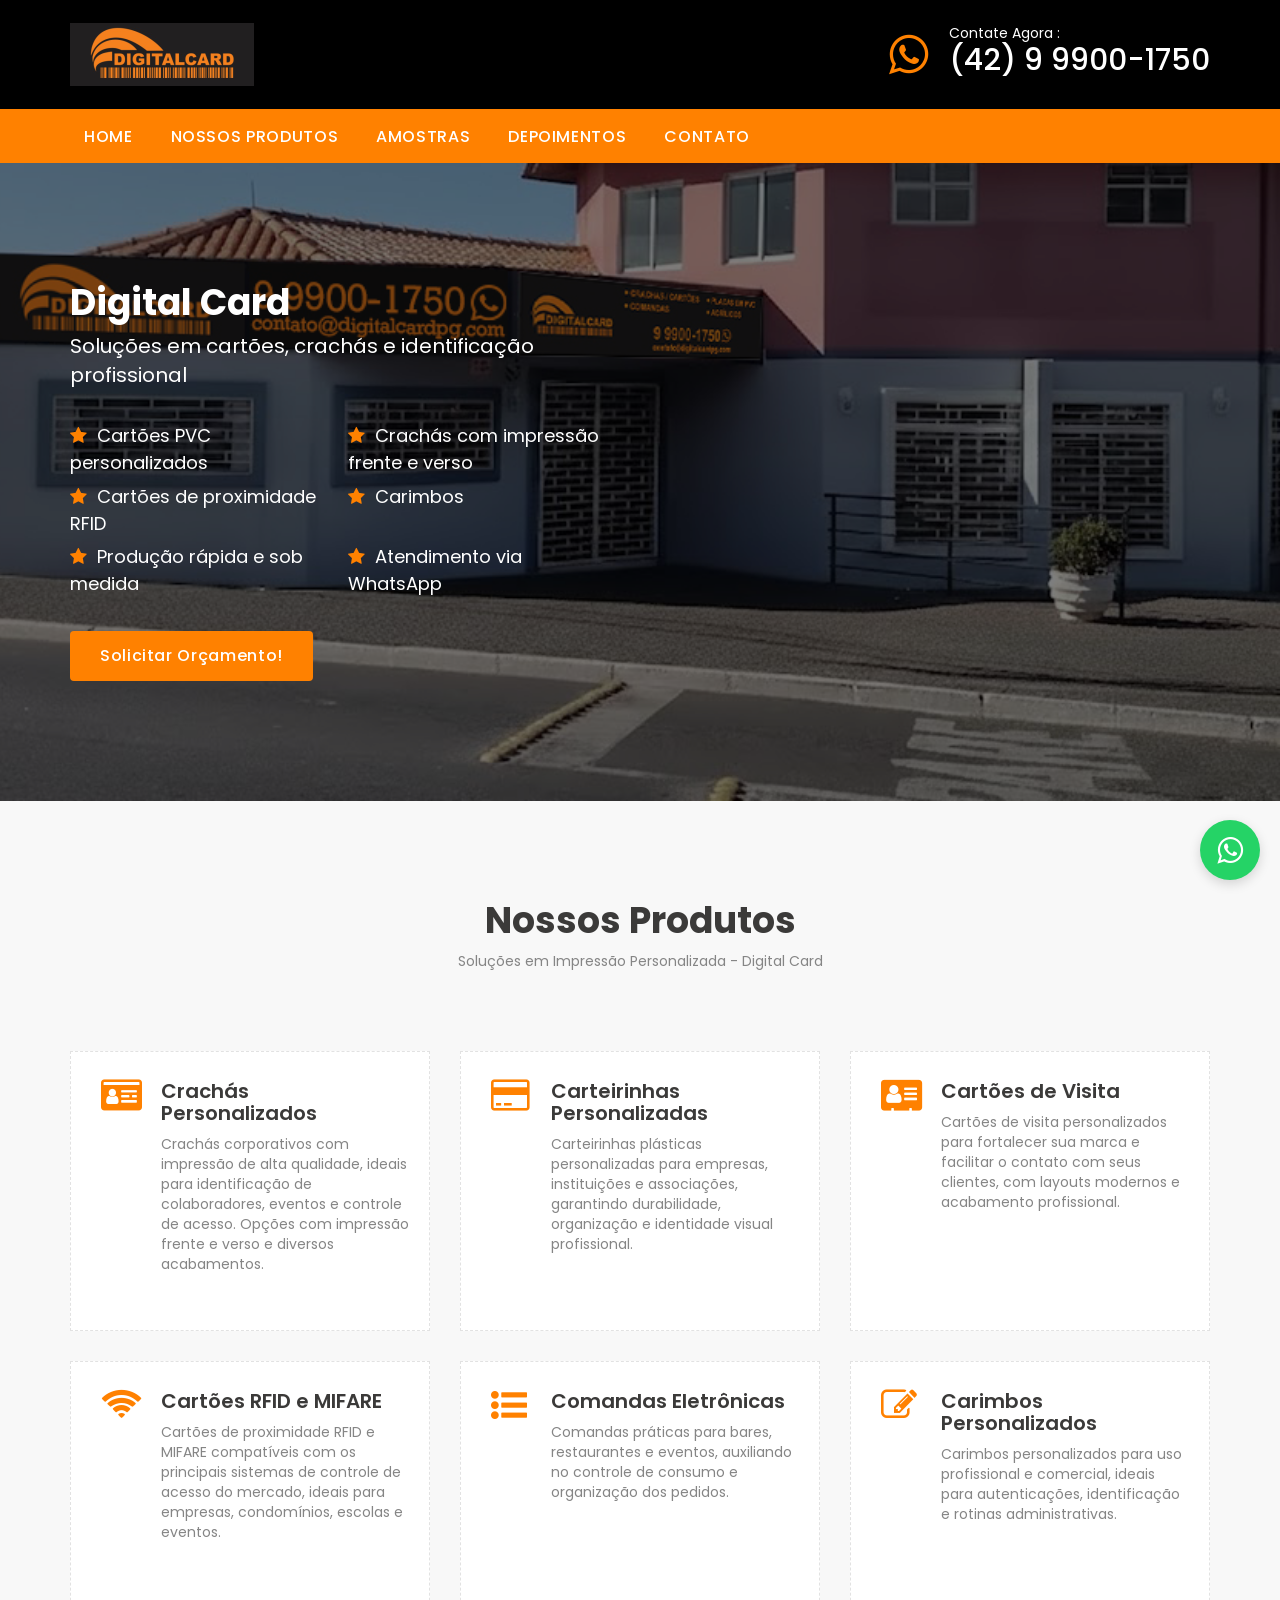
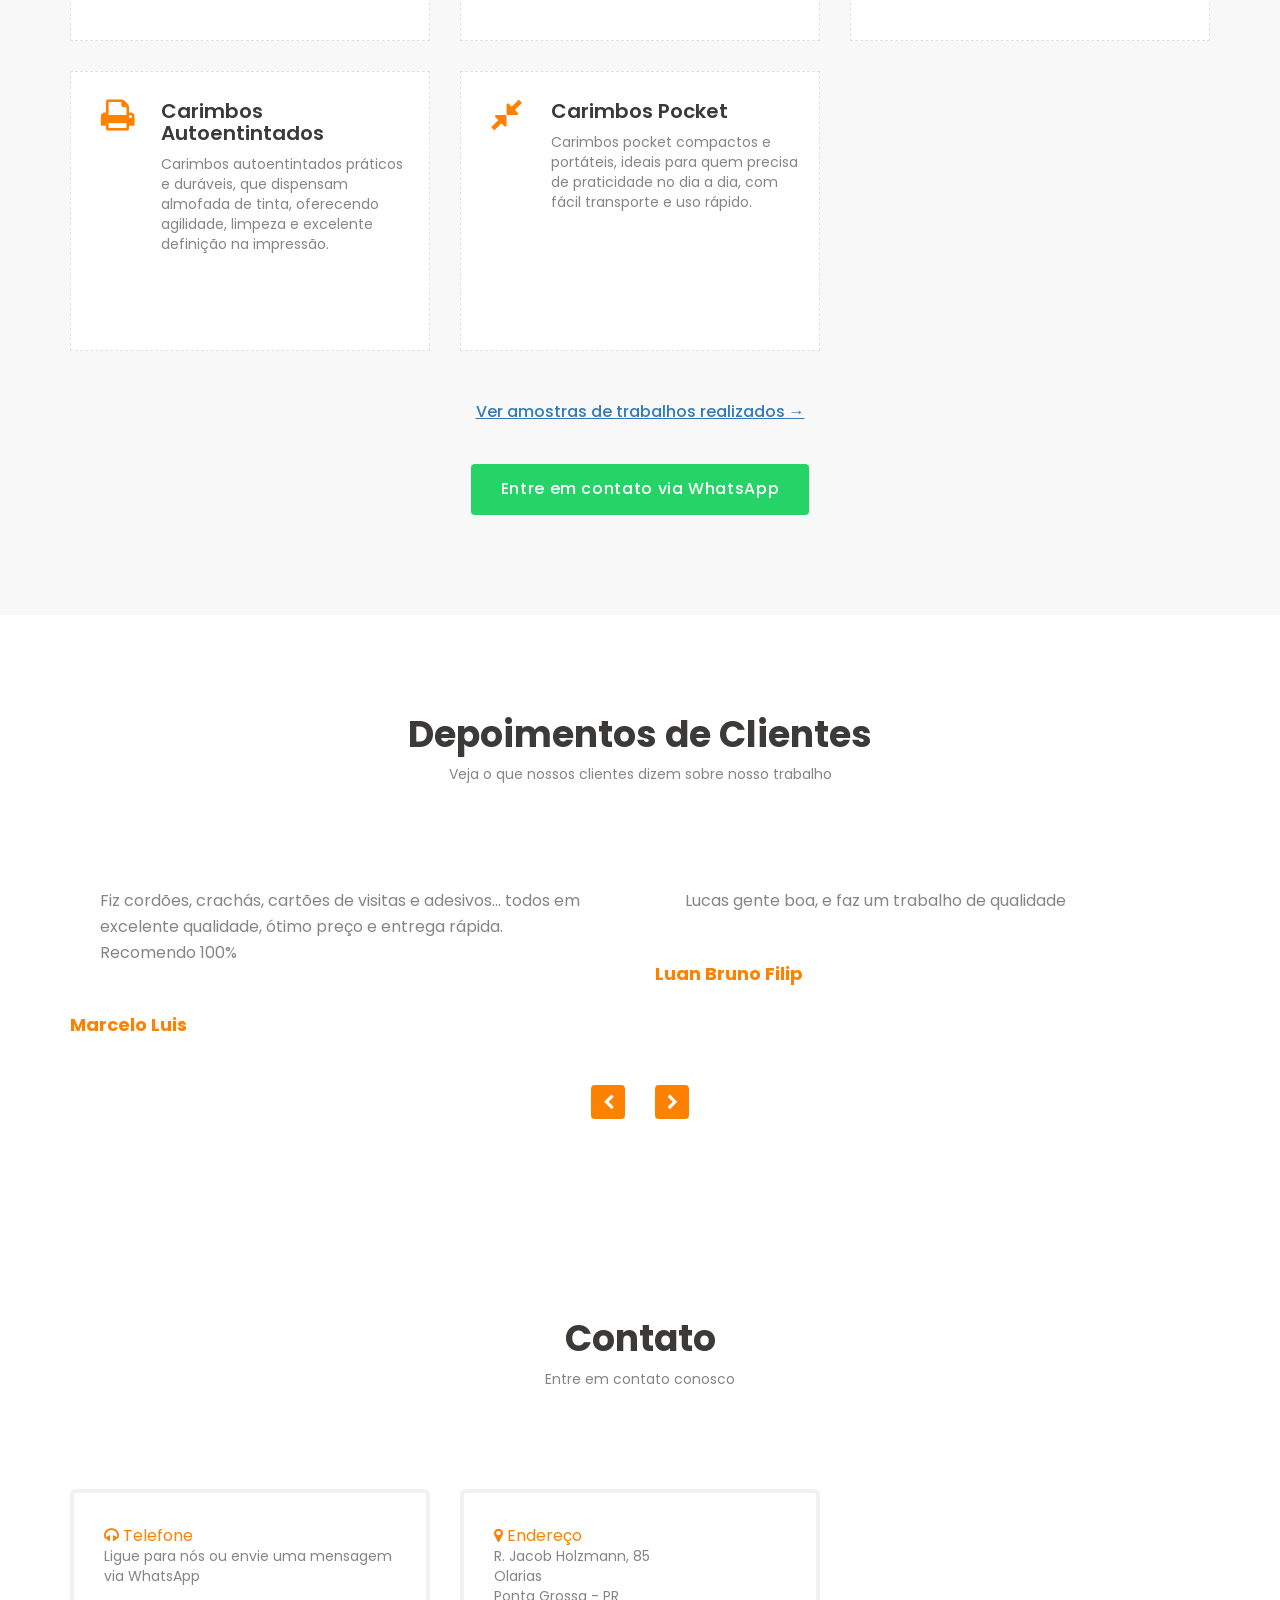
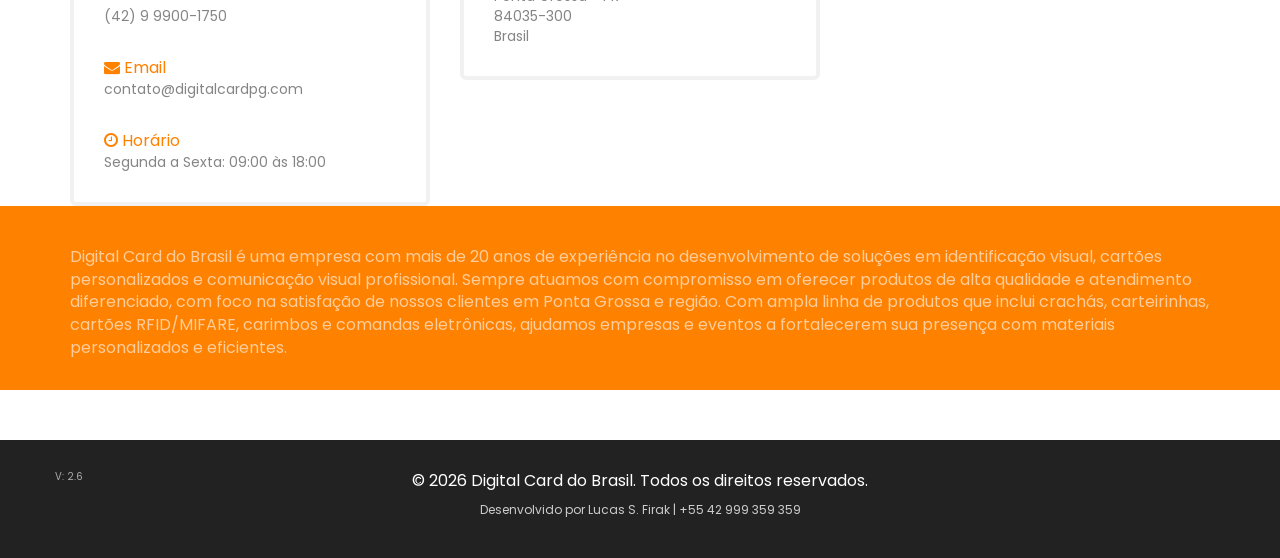
<file: index.html>
<!DOCTYPE html>
<html lang="en">

<head>
	<!-- Meta -->
	<meta charset="utf-8">
	<meta http-equiv="X-UA-Compatible" content="IE=edge">
	<meta name="viewport" content="width=device-width, initial-scale=1.0">
	<meta name="description" content="">
	<meta name="keywords" content="">
	<meta name="author" content="Awaiken Theme">

	<!-- Open Graph / WhatsApp Preview -->
	<meta property="og:type" content="website">
	<meta property="og:title" content="Digital Card do Brasil – Crachás, Cartões, RFID e Carimbos">
	<meta property="og:description"
		content="Crachás personalizados, cartões em PVC, RFID, MIFARE e carimbos profissionais em Ponta Grossa e região.">
	<meta property="og:url" content="https://digitalcardpg.com/">

	<meta property="og:image" content="https://digitalcardpg.com/images/preview-whatsapp.jpg">
	<meta property="og:image:secure_url" content="https://digitalcardpg.com/images/preview-whatsapp.jpg">
	<meta property="og:image:type" content="image/jpeg">
	<meta property="og:image:width" content="1200">
	<meta property="og:image:height" content="630">
	<meta property="og:image:alt" content="Digital Card do Brasil - Crachás, Cartões, RFID e Carimbos">

	<meta property="og:site_name" content="Digital Card do Brasil">

	<!-- Twitter Card -->
	<meta name="twitter:card" content="summary_large_image">
	<meta name="twitter:title" content="Digital Card do Brasil – Soluções em Identificação">
	<meta name="twitter:description" content="Soluções completas em identificação visual e controle de acesso.">
	<meta name="twitter:image" content="https://digitalcardpg.com/images/preview-whatsapp.jpg">


	<!-- Page Title -->
	<title>Digital Card do Brasil - Identificação Visual e Cartões Personalizados</title>
	<!-- Favicon -->
	<link rel="icon" type="image/png" href="images/Logo 1.png">
	<!-- Google Fonts css-->
	<link href="https://fonts.googleapis.com/css?family=Poppins:300,400,500,600,700,800,900" rel="stylesheet">
	<!-- Bootstrap css -->
	<link href="css/bootstrap.min.css" rel="stylesheet" media="screen">
	<!-- Font Awesome icon css-->
	<link href="css/font-awesome.min.css" rel="stylesheet" media="screen">
	<link href="css/pe-icon-7-stroke.css" rel="stylesheet" media="screen">
	<link href="css/flaticon.css" rel="stylesheet" media="screen">
	<!-- Carousel css -->
	<link rel="stylesheet" href="css/owl.carousel.css">
	<!-- Slick nav css -->
	<link rel="stylesheet" href="css/slicknav.css">
	<!-- Main custom css -->
	<link href="css/custom.css" rel="stylesheet" media="screen">
	<!-- HTML5 shim and Respond.js for IE8 support of HTML5 elements and media queries -->
	<!-- WARNING: Respond.js doesn't work if you view the page via file:// -->
	<!--[if lt IE 9]>
      <script src="https://oss.maxcdn.com/html5shiv/3.7.2/html5shiv.min.js"></script>
      <script src="https://oss.maxcdn.com/respond/1.4.2/respond.min.js"></script>
    <![endif]-->

	<!-- Google tag (gtag.js) -->
	<script async src="https://www.googletagmanager.com/gtag/js?id=AW-17815396200"></script>
	<script>
		window.dataLayer = window.dataLayer || [];
		function gtag() { dataLayer.push(arguments); }
		gtag('js', new Date());

		gtag('config', 'AW-17815396200');
	</script>
</head>

<body data-spy="scroll" data-target="#navigation" data-offset="0">
	<!-- Preloader starts -->
	<div class="preloader">
		<div class="browser-screen-loading-content">
			<div class="loading-dots dark-gray">
				<i></i>
				<i></i>
				<i></i>
				<i></i>
			</div>
			<p class="loading-text">Carregando</p>
		</div>
	</div>
	<!-- Preloader Ends -->

	<!-- Header Section Starts-->
	<header>
		<div class="container">
			<div class="row">
				<div class="col-md-5">
					<div class="navbar-header">
						<!-- Logo starts -->
						<a class="navbar-brand" href="#">
							<img src="images/Logo 1.png" alt="Logo" />
						</a>
						<!-- Logo Ends -->

						<!-- Responsive Menu button starts -->
						<div class="navbar-toggle">
						</div>
						<!-- Responsive Menu button Ends -->
					</div>
				</div>

				<div class="col-md-7">
					<div class="header-support">


						<div class="head-support-box">
							<a href="http://wa.me/5542999001750" target="_blank" rel="noopener noreferrer">
								<div class="support-icon"><i class="fa fa-whatsapp"></i></div>
								<p><span>Contate Agora :</span>(42) 9 9900-1750</p>
							</a>
						</div>
					</div>
				</div>
			</div>
		</div>

		<nav id="main-nav" class="navbar navbar-default">
			<div class="container">
				<div id="responsive-menu"></div>

				<div class="navbar-collapse collapse" id="navigation">
					<ul class="nav navbar-nav main-navigation" id="main-menu">
						<li class="active"><a href="#home">Home</a></li>
						<li><a href="#services">Nossos Produtos</a></li>
						<li><a href="amostras.html">Amostras</a></li>
						<li><a href="#testimonial">Depoimentos</a></li>
						<li><a href="#support">Contato</a></li>
					</ul>
				</div>
			</div>
		</nav>
	</header>
	<!-- Header Section Ends-->

	<!-- Banner Section Starts -->
	<section class="banner" id="home">
		<div class="container">
			<div class="row">
				<div class="col-md-12">
					<div class="banner-desc">
						<h2>Digital Card</h2>
						<p>Soluções em cartões, crachás e identificação profissional</p>
						<ul>
							<li>Cartões PVC personalizados</li>
							<li>Crachás com impressão frente e verso</li>
							<li>Cartões de proximidade RFID</li>
							<li>Carimbos</li>
							<li>Produção rápida e sob medida</li>
							<li>Atendimento via WhatsApp</li>
						</ul>
						<a href="https://wa.me/5542999001750" target="_blank" rel="noopener noreferrer"
							class="btn-custom">Solicitar Orçamento!</a>
					</div>
				</div>
			</div>
		</div>
	</section>

	<!-- Services Section starts -->
	<section class="services" id="services">
		<div class="container">
			<div class="row">
				<div class="col-md-12">
					<div class="main-title">
						<h2>Nossos Produtos</h2>
						<p>Soluções em Impressão Personalizada - Digital Card</p>
					</div>
				</div>
			</div>

			<div class="row">
				<div class="col-md-4 col-sm-6 col-xs-12">
					<div class="service-box">
						<div class="icon-box">
							<i class="fa fa-id-card"></i>
						</div>

						<h3>Crachás Personalizados</h3>
						<p>Crachás corporativos com impressão de alta qualidade, ideais para identificação de
							colaboradores, eventos e controle de acesso. Opções com impressão frente e verso e diversos
							acabamentos.</p>
					</div>
				</div>

				<div class="col-md-4 col-sm-6 col-xs-12">
					<div class="service-box">
						<div class="icon-box">
							<i class="fa fa-credit-card"></i>
						</div>

						<h3>Carteirinhas Personalizadas</h3>
						<p>Carteirinhas plásticas personalizadas para empresas, instituições e associações, garantindo
							durabilidade, organização e identidade visual profissional.</p>
					</div>
				</div>

				<div class="col-md-4 col-sm-6 col-xs-12">
					<div class="service-box">
						<div class="icon-box">
							<i class="fa fa-address-card"></i>
						</div>

						<h3>Cartões de Visita</h3>
						<p>Cartões de visita personalizados para fortalecer sua marca e facilitar o contato com seus
							clientes, com layouts modernos e acabamento profissional.</p>
					</div>
				</div>

				<div class="col-md-4 col-sm-6 col-xs-12">
					<div class="service-box">
						<div class="icon-box">
							<i class="fa fa-wifi"></i>
						</div>

						<h3>Cartões RFID e MIFARE</h3>
						<p>Cartões de proximidade RFID e MIFARE compatíveis com os principais sistemas de controle de
							acesso do mercado, ideais para empresas, condomínios, escolas e eventos.</p>
					</div>
				</div>

				<div class="col-md-4 col-sm-6 col-xs-12">
					<div class="service-box">
						<div class="icon-box">
							<i class="fa fa-list-ul"></i>
						</div>

						<h3>Comandas Eletrônicas</h3>
						<p>Comandas práticas para bares, restaurantes e eventos, auxiliando no controle de consumo e
							organização dos pedidos.</p>
					</div>
				</div>

				<div class="col-md-4 col-sm-6 col-xs-12">
					<div class="service-box">
						<div class="icon-box">
							<i class="fa fa-edit"></i>
						</div>

						<h3>Carimbos Personalizados</h3>
						<p>Carimbos personalizados para uso profissional e comercial, ideais para autenticações,
							identificação e rotinas administrativas.</p>
					</div>
				</div>

				<div class="col-md-4 col-sm-6 col-xs-12">
					<div class="service-box">
						<div class="icon-box">
							<i class="fa fa-print"></i>
						</div>

						<h3>Carimbos Autoentintados</h3>
						<p>Carimbos autoentintados práticos e duráveis, que dispensam almofada de tinta, oferecendo
							agilidade, limpeza e excelente definição na impressão.</p>
					</div>
				</div>

				<div class="col-md-4 col-sm-6 col-xs-12">
					<div class="service-box">
						<div class="icon-box">
							<i class="fa fa-compress"></i>
						</div>

						<h3>Carimbos Pocket</h3>
						<p>Carimbos pocket compactos e portáteis, ideais para quem precisa de praticidade no dia a dia,
							com fácil transporte e uso rápido.</p>
					</div>
				</div>

			</div>
		</div>
		<!-- fim dos produtos -->
		<div class="row text-center" style="margin-top: 20px;">
			<a href="amostras.html" style="text-decoration: underline; font-weight: 500;">
				Ver amostras de trabalhos realizados →
			</a>
		</div>
		<!-- Botão entre em contato -->
		<div class="row" style="margin-top: 40px;">
			<div class="col-md-12" style="text-align: center;">
				<a href="http://wa.me/5542999001750" target="_blank" rel="noopener noreferrer" class="btn-custom"
					style="background: #25d366;">Entre em contato via WhatsApp</a>
			</div>
		</div>
		</div>
	</section>
	<!-- Services Section ends -->

	<!-- Client Testimonial section starts -->
	<section class="testimonial" id="testimonial">
		<div class="container">
			<div class="row">
				<div class="col-md-12">
					<div class="main-title">
						<h2>Depoimentos de Clientes</h2>
						<p>Veja o que nossos clientes dizem sobre nosso trabalho</p>
					</div>
				</div>
			</div>

			<div class="row">
				<div class="col-md-12">
					<!-- Header slider starts -->
					<div class="owl-carousel owl-theme testimonial-slider" id="testimonial-slider">
						<div class="item">
							<div class="testimonial-box">
								<div class="testimonial-msg">
									<p>Fiz cordões, crachás, cartões de visitas e adesivos… todos em excelente
										qualidade, ótimo preço e entrega rápida. Recomendo 100%</p>
								</div>
								<div class="testimonial-author">
									<h3>Marcelo Luis</h3>
								</div>
							</div>
						</div>

						<div class="item">
							<div class="testimonial-box">
								<div class="testimonial-msg">
									<p>Lucas gente boa, e faz um trabalho de qualidade</p>
								</div>
								<div class="testimonial-author">
									<h3>Luan Bruno Filip</h3>
								</div>
							</div>
						</div>

						<div class="item">
							<div class="testimonial-box">
								<div class="testimonial-msg">
									<p>Excelente trabalho e atendimento PREMIUM.</p>
								</div>
								<div class="testimonial-author">
									<h3>Milbjuliano</h3>
								</div>
							</div>
						</div>

					</div>
					<!-- Header slider ends -->
				</div>
			</div>
		</div>
	</section>
	<!-- Client Testimonial section ends -->

	<!-- Help & Support section starts -->
	<section class="support-section" id="support">
		<div class="container">
			<div class="row">
				<div class="col-md-12">
					<div class="main-title">
						<h2>Contato</h2>
						<p>Entre em contato conosco</p>
					</div>
				</div>
			</div>

			<div class="row">
				<div class="col-md-4 col-sm-6 col-xs-12">
					<div class="support-box">
						<h3><i class="fa fa-headphones"></i> Telefone</h3>
						<p>Ligue para nós ou envie uma mensagem via WhatsApp</p>
						<p>(42) 9 9900-1750</p>

						<h3><i class="fa fa-envelope"></i> Email</h3>
						<p>contato@digitalcardpg.com</p>

						<h3><i class="fa fa-clock-o"></i> Horário</h3>
						<p>Segunda a Sexta: 09:00 às 18:00</p>
					</div>
				</div>

				<div class="col-md-4 col-sm-6 col-xs-12">
					<div class="support-box">
						<h3><i class="fa fa-map-marker"></i> Endereço</h3>
						<p>R. Jacob Holzmann, 85<br />
							Olarias<br />
							Ponta Grossa - PR<br />
							84035-300<br />
							Brasil</p>
					</div>
				</div>

				<div class="col-md-4 col-sm-12 col-xs-12">
					<div class="support-image" style="margin-bottom: 30px;">
						<a href="https://www.google.com/maps/place/Digital+Card+-+Carimbos,+Crach%C3%A1s+e+Gr%C3%A1fica+em+PVC/@-25.1039905,-50.1584216,17z/data=!3m1!4b1!4m6!3m5!1s0x94e81ae84d199cb9:0xf4d2e054dda3c147!8m2!3d-25.1039905!4d-50.1584216!16s%2Fg%2F1tdpbs45?hl=pt-BR&entry=ttu&g_ep=EgoyMDI2MDEyMC4wIKXMDSoASAFQAw%3D%3D"
							target="_blank" rel="noopener noreferrer"
							style="display: block; width: 100%; height: 350px; cursor: pointer;">
							<iframe
								src="https://www.google.com/maps/embed?pb=!1m18!1m12!1m3!1d3630.4156474286947!2d-50.1584216!3d-25.1039905!2m3!1f0!2f0!3f0!3m2!1i1024!2i768!4f13.1!3m3!1m2!1s0x94e81ae84d199cb9:0xf4d2e054dda3c147!2sDigital%20Card%20-%20Carimbos%2C%20Crachás%20e%20Gráfica%20em%20PVC!5e0!3m2!1spt-BR!2sbr!4v1642707600000"
								width="100%" height="350" style="border:0;" allowfullscreen="" loading="lazy"
								pointer-events="none;"></iframe>
						</a>
					</div>
				</div>
			</div>
		</div>
	</section>
	<!-- Help & Support section ends -->

	<!-- Payment Method section starts -->
	<section class="payment-method">
		<div class="container">
			<div class="row">
				<div class="col-md-12">
					<div class="payment-note">
						<p>Digital Card do Brasil é uma empresa com mais de 20 anos de experiência no desenvolvimento de
							soluções em identificação visual, cartões personalizados e comunicação visual profissional.
							Sempre atuamos com compromisso em oferecer produtos de alta qualidade e atendimento
							diferenciado, com foco na satisfação de nossos clientes em Ponta Grossa e região. Com ampla
							linha de produtos que inclui crachás, carteirinhas, cartões RFID/MIFARE, carimbos e comandas
							eletrônicas, ajudamos empresas e eventos a fortalecerem sua presença com materiais
							personalizados e eficientes.</p>
					</div>
				</div>
			</div>
		</div>
	</section>
	<!-- Payment Method section ends -->


	<!-- Footer starts -->
	<footer id="site-footer" style="background:#222; color:#fff; padding:30px 0; margin-top:50px;">
		<div class="container">
			<div class="row">
				<div class="col-md-12" style="text-align:center; position:relative;">

					<!-- Versão -->
					<span style="font-size:10px; position:absolute; left:0; top:0; color:#aaa;">
						V: 2.6
					</span>

					<!-- Direitos -->
					<p style="margin:0;">
						&copy; <span id="current-year"></span> Digital Card do Brasil. Todos os direitos reservados.
					</p>

					<!-- Desenvolvedor -->
					<p style="font-size:12px; margin-top:8px; color:#ccc;">
						Desenvolvido por Lucas S. Firak | +55 42 999 359 359
					</p>

				</div>
			</div>
		</div>
	</footer>
	<!-- Footer Ends -->

	<!-- Floating WhatsApp Button -->
	<a href="http://wa.me/5542999001750" target="_blank" rel="noopener noreferrer" class="floating-whatsapp-btn">
		<i class="fa fa-whatsapp"></i>
		<span>Entre em contato</span>
	</a>
	<!-- Floating WhatsApp Button Ends -->

	<!-- Jquery Library File -->
	<script src="js/jquery-1.12.4.min.js"></script>
	<!-- Bootstrap js file -->
	<script src="js/bootstrap.min.js"></script>
	<!-- Slick Nav js file -->
	<script src="js/jquery.slicknav.js"></script>
	<!-- Owl Carousel js file -->
	<script src="js/owl.carousel.js"></script>
	<!-- SmoothScroll -->
	<script src="js/SmoothScroll.js"></script>
	<!-- Main Custom js file -->
	<script src="js/function.js"></script>
</body>

</html>
</file>
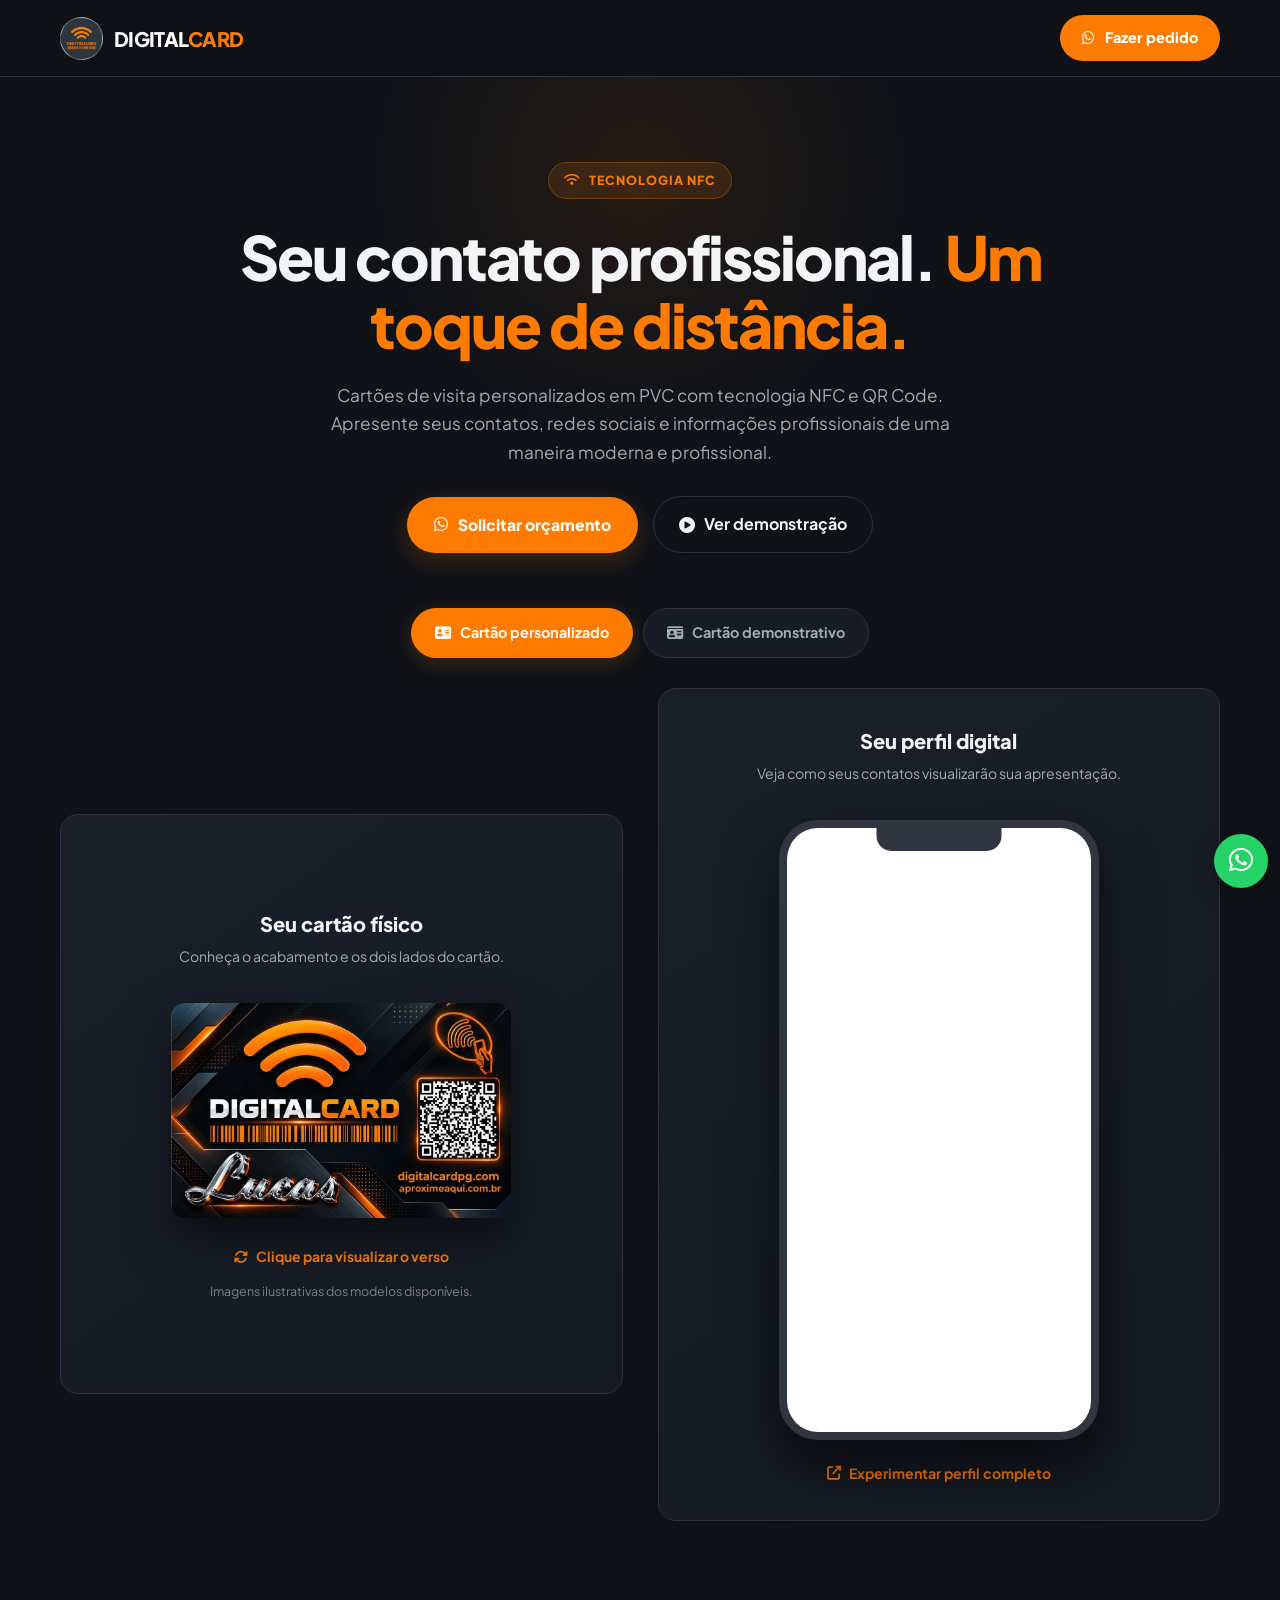
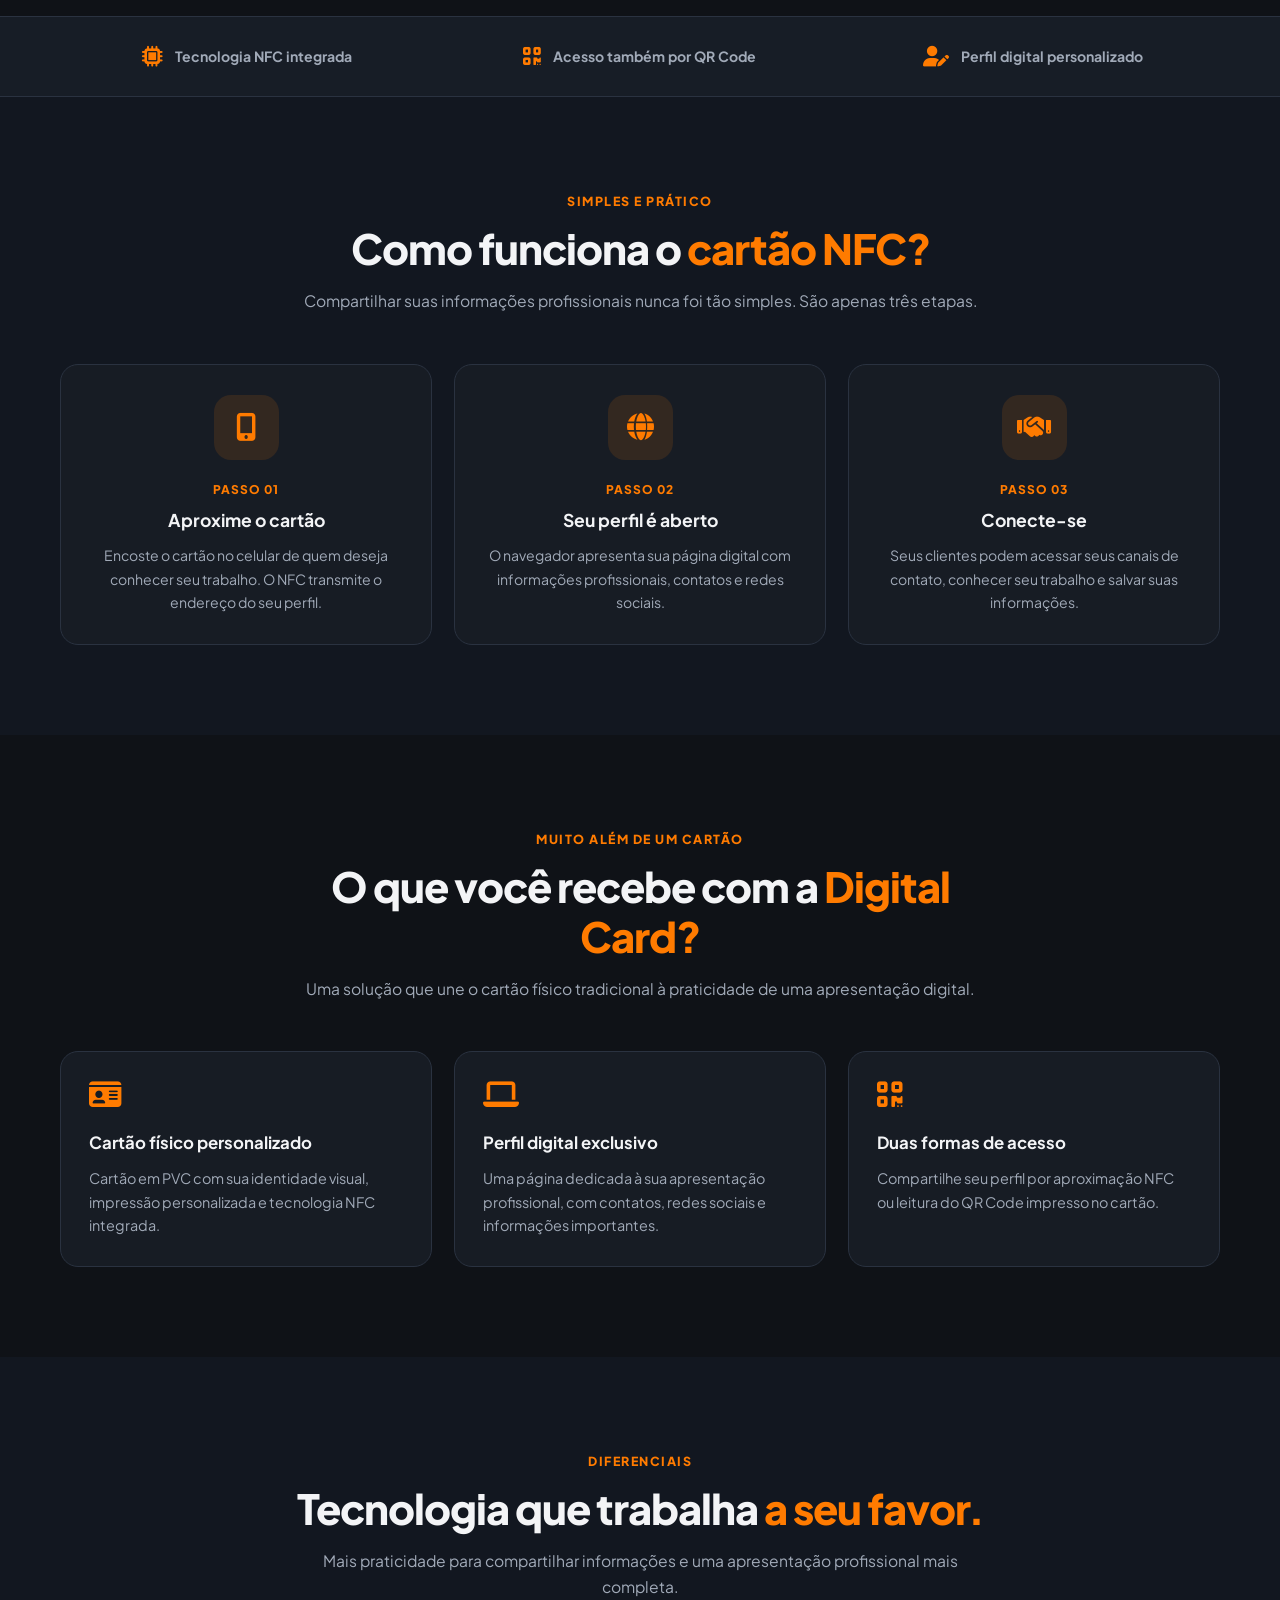
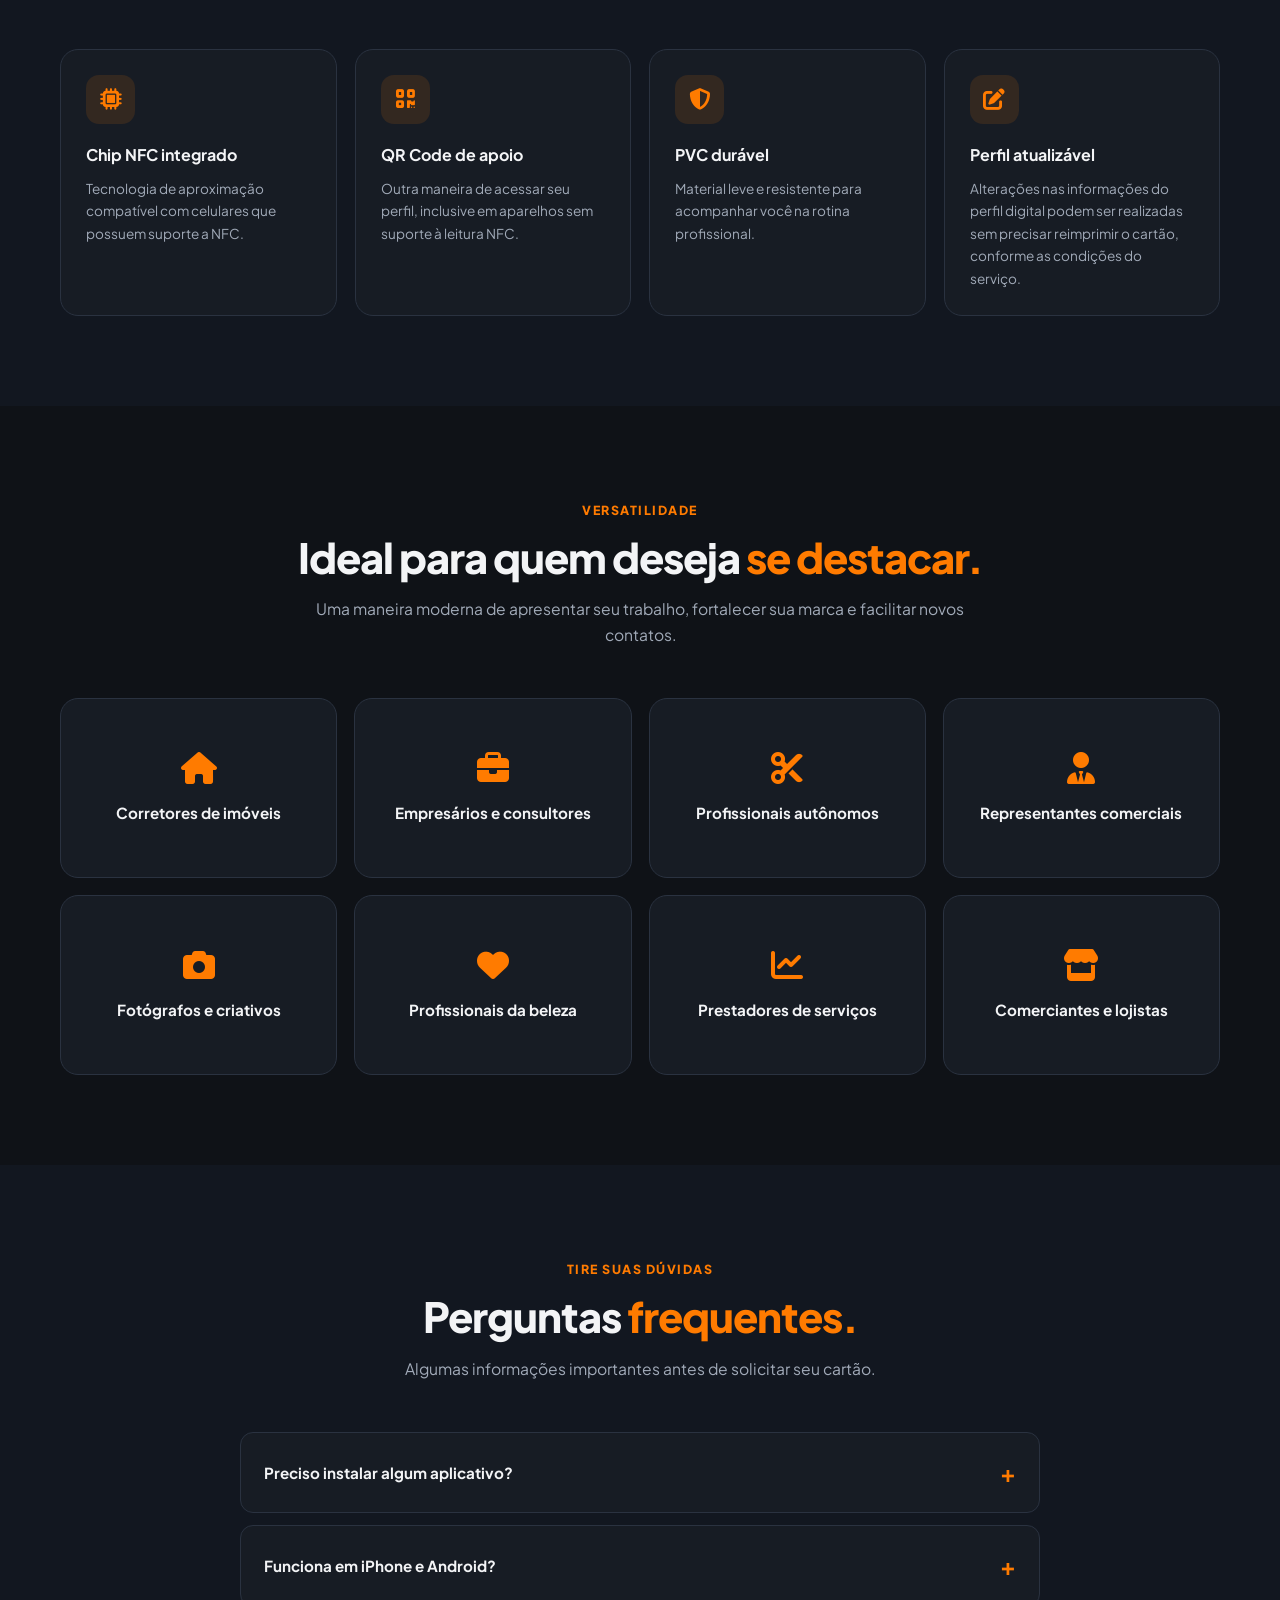
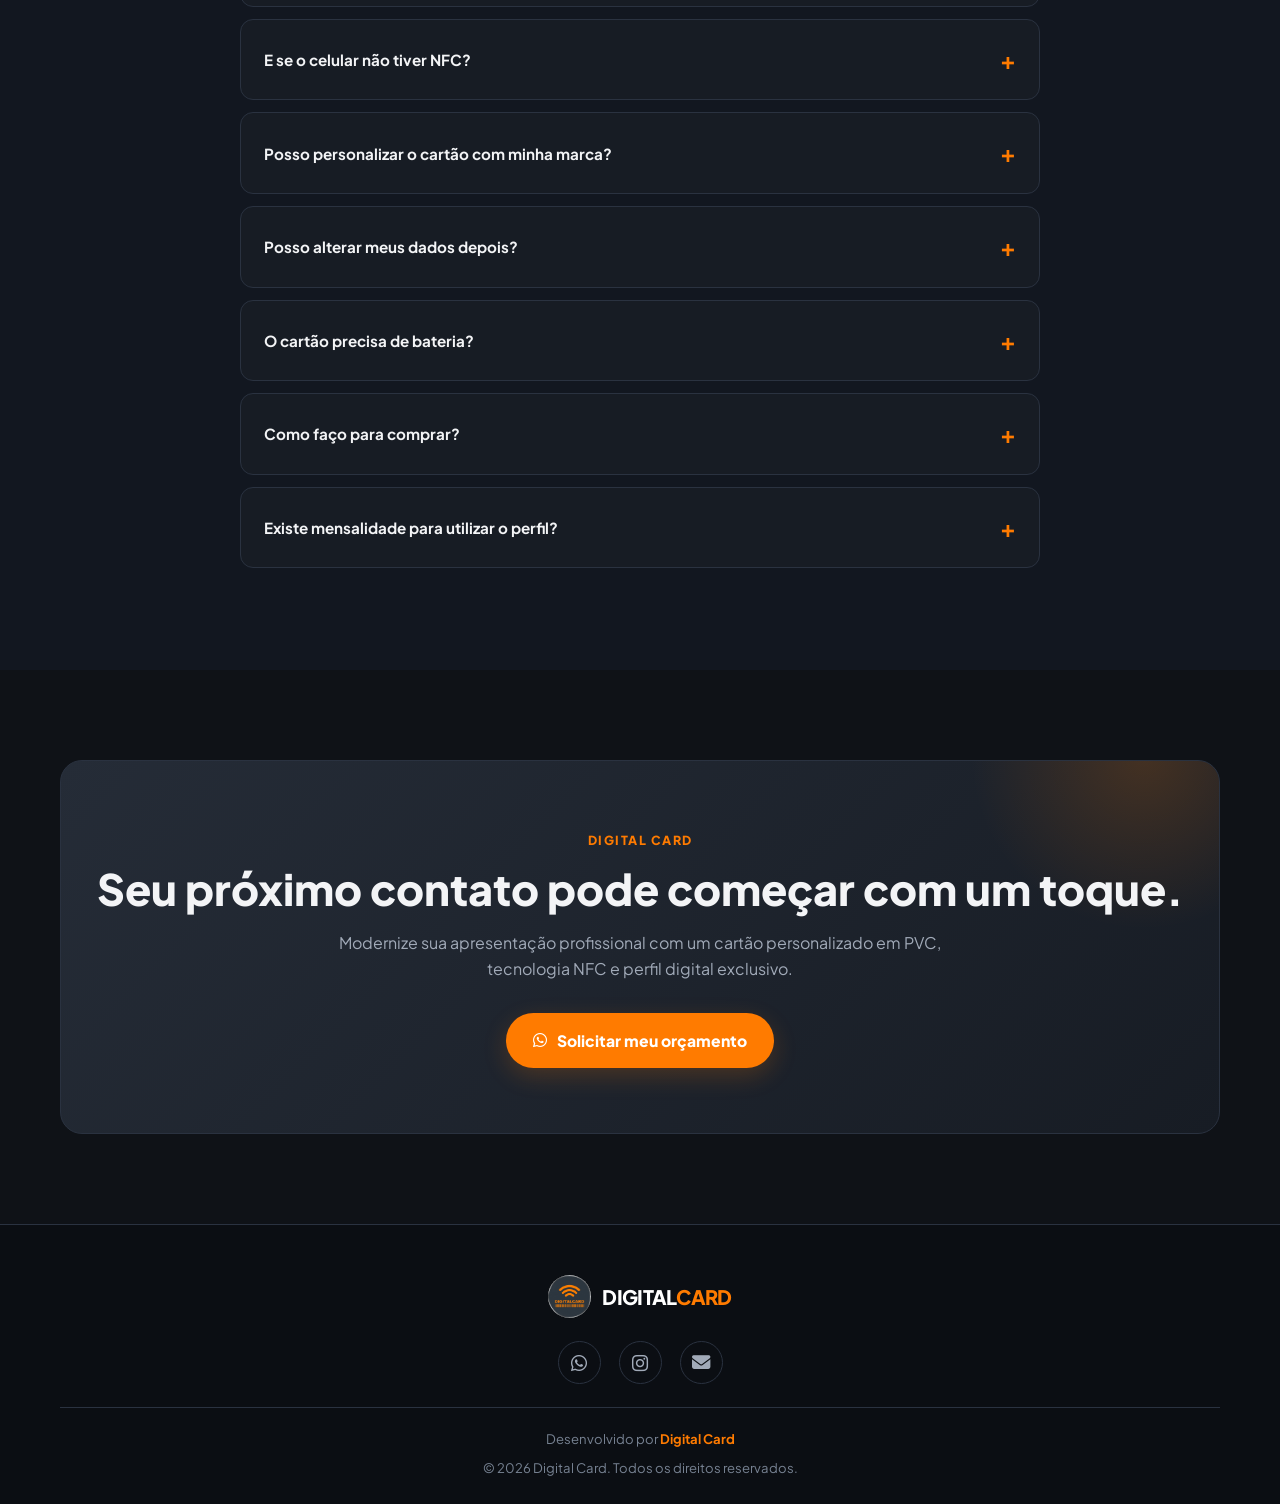
<file: cartaovisitavirtual.html>
<!DOCTYPE html>
<html lang="pt-BR">

<head>
    <!-- Google tag (gtag.js) -->
    <script async src="https://www.googletagmanager.com/gtag/js?id=AW-17815396200"></script>
    <script>
        window.dataLayer = window.dataLayer || [];
        function gtag() { dataLayer.push(arguments); }
        gtag('js', new Date());

        gtag('config', 'AW-17815396200');
    </script>

    <meta charset="UTF-8">
    <meta name="viewport" content="width=device-width, initial-scale=1.0">

    <title>Digital Card | Cartão de Visita NFC Personalizado em PVC</title>

    <meta name="description"
        content="Compartilhe seus contatos com um toque. Cartões de visita personalizados em PVC com tecnologia NFC, QR Code e perfil digital exclusivo. Conheça a Digital Card.">

    <meta name="theme-color" content="#0f1217">

    <meta property="og:type" content="website">
    <meta property="og:title" content="Digital Card | Seu contato a um toque de distância">
    <meta property="og:description"
        content="Cartões de visita premium em PVC com NFC e QR Code. Apresente sua marca de uma maneira moderna e profissional.">
    <meta property="og:image" content="images/logo 2.jpg">

    <link rel="preconnect" href="https://fonts.googleapis.com">
    <link rel="preconnect" href="https://fonts.gstatic.com" crossorigin>

    <link href="https://fonts.googleapis.com/css2?family=Plus+Jakarta+Sans:wght@400;500;600;700;800&display=swap"
        rel="stylesheet">

    <link rel="stylesheet" href="https://cdnjs.cloudflare.com/ajax/libs/font-awesome/6.4.0/css/all.min.css">

    <style>
        :root {
            --bg-dark: #0f1217;
            --bg-section: #121720;
            --bg-card: #171c24;
            --bg-card-hover: #1e2632;
            --border-color: #2a3240;
            --accent-orange: #ff7b00;
            --accent-orange-hover: #e06d00;
            --accent-soft: rgba(255, 123, 0, 0.12);
            --text-main: #f3f4f6;
            --text-muted: #a1aab8;
            --text-subtle: #778292;
            --radius-lg: 18px;
            --radius-md: 12px;
            --container: 1160px;
        }

        * {
            box-sizing: border-box;
            margin: 0;
            padding: 0;
        }

        html {
            scroll-behavior: smooth;
            scroll-padding-top: 90px;
            max-width: 100%;
            overflow-x: clip;
        }

        body {
            font-family: 'Plus Jakarta Sans', sans-serif;
            background: var(--bg-dark);
            color: var(--text-main);
            line-height: 1.65;
            max-width: 100%;
            overflow-x: clip;
        }

        a {
            color: inherit;
        }

        button {
            font: inherit;
        }

        img {
            max-width: 100%;
        }

        .container {
            width: min(var(--container), calc(100% - 40px));
            margin: 0 auto;
        }

        .text-orange {
            color: var(--accent-orange);
        }

        .section-padding {
            padding: 90px 0;
        }

        /* HEADER */

        header {
            position: sticky;
            top: 0;
            z-index: 100;
            background: rgba(15, 18, 23, 0.92);
            backdrop-filter: blur(14px);
            border-bottom: 1px solid var(--border-color);
        }

        .nav-container {
            max-width: var(--container);
            width: calc(100% - 40px);
            min-height: 76px;
            margin: auto;
            display: flex;
            align-items: center;
            justify-content: space-between;
            gap: 20px;
        }

        .logo-container {
            display: flex;
            align-items: center;
            gap: 11px;
            text-decoration: none;
        }

        .logo-img {
            width: 43px;
            height: 43px;
            border-radius: 50%;
            object-fit: cover;
        }

        .logo-text {
            font-size: 1.25rem;
            font-weight: 800;
            letter-spacing: -0.7px;
            color: #fff;
        }

        .logo-text span {
            color: var(--accent-orange);
        }

        .nav-cta,
        .btn-primary {
            display: inline-flex;
            align-items: center;
            justify-content: center;
            gap: 10px;
            background: var(--accent-orange);
            color: #fff;
            text-decoration: none;
            font-weight: 800;
            border-radius: 50px;
            transition: .25s ease;
        }

        .nav-cta {
            padding: 11px 22px;
            font-size: .9rem;
        }

        .nav-cta:hover,
        .btn-primary:hover {
            background: var(--accent-orange-hover);
            transform: translateY(-2px);
        }

        /* HERO */

        .hero {
            padding: 85px 0 95px;
            position: relative;
        }

        .hero::before {
            content: "";
            position: absolute;
            width: 550px;
            height: 550px;
            top: -180px;
            left: 50%;
            transform: translateX(-50%);
            background: radial-gradient(circle, rgba(255, 123, 0, .09), transparent 70%);
            pointer-events: none;
        }

        .hero-content {
            position: relative;
            z-index: 1;
            text-align: center;
            max-width: 850px;
            margin: 0 auto 55px;
        }

        .badge {
            display: inline-flex;
            align-items: center;
            gap: 8px;
            background: var(--accent-soft);
            color: var(--accent-orange);
            border: 1px solid rgba(255, 123, 0, .3);
            border-radius: 50px;
            padding: 7px 15px;
            font-size: .78rem;
            font-weight: 800;
            letter-spacing: 1px;
            text-transform: uppercase;
            margin-bottom: 23px;
        }

        .hero h1 {
            font-size: clamp(2.3rem, 5vw, 3.8rem);
            line-height: 1.13;
            letter-spacing: -2px;
            font-weight: 800;
            margin-bottom: 22px;
        }

        .hero h1 span {
            color: var(--accent-orange);
        }

        .hero-description {
            max-width: 680px;
            margin: 0 auto;
            color: var(--text-muted);
            font-size: 1.08rem;
        }

        .hero-actions {
            margin-top: 30px;
            display: flex;
            justify-content: center;
            align-items: center;
            gap: 15px;
            flex-wrap: wrap;
        }

        .btn-primary {
            padding: 15px 27px;
            font-size: .98rem;
            box-shadow: 0 8px 25px rgba(255, 123, 0, .2);
        }

        .btn-outline {
            display: inline-flex;
            align-items: center;
            justify-content: center;
            gap: 9px;
            padding: 14px 25px;
            border: 1px solid var(--border-color);
            border-radius: 50px;
            text-decoration: none;
            color: var(--text-main);
            font-weight: 700;
            transition: .25s ease;
        }

        .btn-outline:hover {
            background: var(--bg-card);
            border-color: var(--accent-orange);
        }

        /* DEMONSTRAÇÃO */

        .demo-area {
            position: relative;
            z-index: 1;
        }

        .demo-selector {
            display: flex;
            justify-content: center;
            gap: 10px;
            flex-wrap: wrap;
            margin-bottom: 30px;
        }

        .selector-btn {
            display: inline-flex;
            align-items: center;
            gap: 9px;
            padding: 12px 23px;
            border-radius: 50px;
            border: 1px solid var(--border-color);
            background: var(--bg-card);
            color: var(--text-muted);
            font-size: .9rem;
            font-weight: 700;
            cursor: pointer;
            transition: .25s ease;
        }

        .selector-btn:hover {
            border-color: var(--accent-orange);
            color: #fff;
        }

        .selector-btn.active {
            background: var(--accent-orange);
            border-color: var(--accent-orange);
            color: #fff;
            box-shadow: 0 5px 20px rgba(255, 123, 0, .2);
        }

        .demo-grid {
            display: grid;
            grid-template-columns: 1fr 1fr;
            gap: 35px;
            align-items: center;
        }

        .demo-panel {
            min-width: 0;
            min-height: 580px;
            padding: 35px 25px;
            display: flex;
            flex-direction: column;
            align-items: center;
            justify-content: center;
            background: linear-gradient(145deg, #1a202a, #141922);
            border: 1px solid var(--border-color);
            border-radius: var(--radius-lg);
        }

        .demo-panel h3 {
            font-size: 1.25rem;
            font-weight: 800;
            margin-bottom: 5px;
        }

        .demo-panel > p {
            color: var(--text-muted);
            font-size: .88rem;
            text-align: center;
            margin-bottom: 35px;
        }

        /* CARTÃO FÍSICO */

        .flip-card {
            display: block;
            width: min(340px, 100%);
            aspect-ratio: 340 / 215;
            background: transparent;
            border: none;
            padding: 0;
            perspective: 1200px;
            cursor: pointer;
        }

        .flip-card-inner {
            position: relative;
            width: 100%;
            height: 100%;
            transform-style: preserve-3d;
            transition: transform .8s cubic-bezier(.2, .8, .2, 1);
            border-radius: 14px;
            box-shadow: 0 20px 45px rgba(0, 0, 0, .5);
        }

        .flip-card.flipped .flip-card-inner {
            transform: rotateY(180deg);
        }

        @media (hover: hover) {
            .flip-card:not(.flipped):hover .flip-card-inner {
                transform: rotateY(180deg);
            }
        }

        .flip-card-front,
        .flip-card-back {
            position: absolute;
            inset: 0;
            width: 100%;
            height: 100%;
            border-radius: 14px;
            overflow: hidden;
            backface-visibility: hidden;
            -webkit-backface-visibility: hidden;
        }

        .flip-card-front img,
        .flip-card-back img {
            display: block;
            width: 100%;
            height: 100%;
            object-fit: cover;
        }

        .flip-card-back {
            transform: rotateY(180deg);
        }

        .flip-hint {
            display: flex;
            align-items: center;
            gap: 8px;
            margin-top: 28px;
            color: var(--accent-orange);
            font-size: .87rem;
            font-weight: 700;
        }

        .card-caption {
            margin-top: 12px;
            color: var(--text-subtle);
            font-size: .78rem;
        }

        /* SMARTPHONE */

        .smartphone-frame {
            position: relative;
            width: min(320px, 100%);
            aspect-ratio: 320 / 620;
            height: auto;
            background: #000;
            border: 8px solid #303641;
            border-radius: 39px;
            overflow: hidden;
            box-shadow: 0 25px 55px rgba(0, 0, 0, .65);
        }

        .phone-notch {
            position: absolute;
            z-index: 5;
            top: 0;
            left: 50%;
            transform: translateX(-50%);
            width: 125px;
            height: 23px;
            background: #303641;
            border-radius: 0 0 15px 15px;
            pointer-events: none;
        }

        .smartphone-frame iframe {
            width: 100%;
            height: 100%;
            display: block;
            border: none;
            background: #fff;
        }

        .demo-open-link {
            margin-top: 22px;
            display: inline-flex;
            align-items: center;
            gap: 8px;
            color: var(--accent-orange);
            text-decoration: none;
            font-weight: 700;
            font-size: .88rem;
        }

        .demo-open-link:hover {
            text-decoration: underline;
        }

        /* FAIXA DE BENEFÍCIOS */

        .benefit-strip {
            background: #171d26;
            border-top: 1px solid var(--border-color);
            border-bottom: 1px solid var(--border-color);
        }

        .benefit-strip-inner {
            display: grid;
            grid-template-columns: repeat(3, 1fr);
            gap: 20px;
            padding: 28px 0;
        }

        .strip-item {
            display: flex;
            align-items: center;
            justify-content: center;
            gap: 12px;
            color: var(--text-muted);
            font-size: .88rem;
            font-weight: 700;
        }

        .strip-item i {
            color: var(--accent-orange);
            font-size: 1.3rem;
        }

        /* TÍTULOS DAS SEÇÕES */

        .section-heading {
            text-align: center;
            max-width: 700px;
            margin: 0 auto 50px;
        }

        .section-label {
            display: inline-block;
            color: var(--accent-orange);
            font-size: .78rem;
            font-weight: 800;
            letter-spacing: 1.5px;
            text-transform: uppercase;
            margin-bottom: 12px;
        }

        .section-heading h2 {
            font-size: clamp(1.8rem, 4vw, 2.6rem);
            line-height: 1.2;
            font-weight: 800;
            letter-spacing: -1px;
        }

        .section-heading h2 span {
            color: var(--accent-orange);
        }

        .section-heading p {
            color: var(--text-muted);
            margin-top: 14px;
            font-size: .98rem;
        }

        /* COMO FUNCIONA */

        .how-section {
            background: var(--bg-section);
        }

        .steps-grid {
            display: grid;
            grid-template-columns: repeat(3, 1fr);
            gap: 22px;
        }

        .step-card {
            position: relative;
            padding: 30px 25px;
            background: var(--bg-card);
            border: 1px solid var(--border-color);
            border-radius: var(--radius-lg);
            text-align: center;
            transition: .3s ease;
        }

        .step-card:hover {
            transform: translateY(-5px);
            border-color: rgba(255, 123, 0, .5);
        }

        .step-icon {
            width: 65px;
            height: 65px;
            display: flex;
            align-items: center;
            justify-content: center;
            margin: 0 auto 20px;
            background: var(--accent-soft);
            color: var(--accent-orange);
            border-radius: 17px;
            font-size: 1.7rem;
        }

        .step-number {
            display: block;
            color: var(--accent-orange);
            font-size: .75rem;
            font-weight: 800;
            letter-spacing: 1px;
            margin-bottom: 7px;
        }

        .step-card h3 {
            font-size: 1.1rem;
            margin-bottom: 9px;
        }

        .step-card p {
            color: var(--text-muted);
            font-size: .88rem;
        }

        /* O QUE RECEBE */

        .receive-grid {
            display: grid;
            grid-template-columns: repeat(3, 1fr);
            gap: 22px;
        }

        .receive-card {
            padding: 28px;
            background: var(--bg-card);
            border: 1px solid var(--border-color);
            border-radius: var(--radius-lg);
        }

        .receive-card i {
            color: var(--accent-orange);
            font-size: 1.8rem;
            margin-bottom: 20px;
        }

        .receive-card h3 {
            font-size: 1.05rem;
            margin-bottom: 10px;
        }

        .receive-card p {
            color: var(--text-muted);
            font-size: .9rem;
        }

        /* RECURSOS */

        .features-section {
            background: var(--bg-section);
        }

        .features-grid {
            display: grid;
            grid-template-columns: repeat(4, 1fr);
            gap: 18px;
        }

        .feature-card {
            padding: 25px;
            background: var(--bg-card);
            border: 1px solid var(--border-color);
            border-radius: var(--radius-lg);
            transition: .3s ease;
        }

        .feature-card:hover {
            transform: translateY(-5px);
            background: var(--bg-card-hover);
            border-color: rgba(255, 123, 0, .4);
        }

        .feature-icon {
            width: 49px;
            height: 49px;
            display: flex;
            align-items: center;
            justify-content: center;
            background: var(--accent-soft);
            color: var(--accent-orange);
            border-radius: 13px;
            font-size: 1.35rem;
            margin-bottom: 18px;
        }

        .feature-card h3 {
            font-size: 1rem;
            margin-bottom: 9px;
        }

        .feature-card p {
            color: var(--text-muted);
            font-size: .85rem;
        }

        /* APLICAÇÕES */

        .applications-grid {
            display: grid;
            grid-template-columns: repeat(4, 1fr);
            gap: 17px;
        }

        .application-card {
            min-height: 180px;
            padding: 25px 18px;
            display: flex;
            flex-direction: column;
            align-items: center;
            justify-content: center;
            text-align: center;
            background: var(--bg-card);
            border: 1px solid var(--border-color);
            border-radius: var(--radius-lg);
            transition: .3s ease;
        }

        .application-card:hover {
            border-color: var(--accent-orange);
            transform: translateY(-4px);
        }

        .application-card i {
            font-size: 2rem;
            color: var(--accent-orange);
            margin-bottom: 16px;
        }

        .application-card h3 {
            font-size: .95rem;
        }

        /* FAQ */

        .faq-section {
            background: var(--bg-section);
        }

        .faq-container {
            max-width: 800px;
            margin: auto;
        }

        .faq-item {
            background: var(--bg-card);
            border: 1px solid var(--border-color);
            border-radius: 13px;
            margin-bottom: 12px;
            overflow: hidden;
        }

        .faq-item summary {
            display: flex;
            align-items: center;
            justify-content: space-between;
            gap: 20px;
            padding: 20px 23px;
            cursor: pointer;
            list-style: none;
            font-weight: 700;
            font-size: .95rem;
        }

        .faq-item summary::-webkit-details-marker {
            display: none;
        }

        .faq-item summary::after {
            content: "+";
            color: var(--accent-orange);
            font-size: 1.5rem;
            flex-shrink: 0;
            transition: .2s ease;
        }

        .faq-item[open] summary::after {
            content: "−";
        }

        .faq-answer {
            padding: 0 23px 20px;
            color: var(--text-muted);
            font-size: .9rem;
        }

        /* CTA */

        .cta-section {
            padding: 90px 20px;
        }

        .cta-banner {
            max-width: var(--container);
            margin: auto;
            position: relative;
            overflow: hidden;
            padding: 65px 30px;
            text-align: center;
            background: linear-gradient(135deg, #252c37, #171c24);
            border: 1px solid var(--border-color);
            border-radius: 22px;
        }

        .cta-banner::before {
            content: "";
            position: absolute;
            width: 350px;
            height: 350px;
            right: -100px;
            top: -180px;
            background: radial-gradient(circle, rgba(255, 123, 0, .18), transparent 70%);
            pointer-events: none;
        }

        .cta-content {
            position: relative;
            z-index: 1;
        }

        .cta-banner h2 {
            font-size: clamp(1.8rem, 4vw, 2.7rem);
            line-height: 1.2;
            font-weight: 800;
            margin-bottom: 15px;
        }

        .cta-banner p {
            max-width: 650px;
            margin: 0 auto 30px;
            color: var(--text-muted);
            font-size: 1rem;
        }

        /* FOOTER */

        footer {
            background: #0b0e13;
            border-top: 1px solid var(--border-color);
            padding: 50px 20px 25px;
        }

        .footer-content {
            max-width: var(--container);
            margin: auto;
            display: flex;
            flex-direction: column;
            align-items: center;
            gap: 23px;
        }

        .social-links {
            display: flex;
            gap: 18px;
        }

        .social-links a {
            width: 43px;
            height: 43px;
            display: flex;
            align-items: center;
            justify-content: center;
            border: 1px solid var(--border-color);
            border-radius: 50%;
            color: var(--text-muted);
            font-size: 1.15rem;
            text-decoration: none;
            transition: .25s ease;
        }

        .social-links a:hover {
            color: var(--accent-orange);
            border-color: var(--accent-orange);
            transform: translateY(-3px);
        }

        .footer-copy {
            width: 100%;
            padding-top: 20px;
            text-align: center;
            border-top: 1px solid var(--border-color);
            color: var(--text-subtle);
            font-size: .82rem;
        }

        .footer-copy a {
            color: var(--accent-orange);
            text-decoration: none;
            font-weight: 700;
        }

        /* WHATSAPP FLUTUANTE */

        .whatsapp-float {
            position: fixed;
            z-index: 999;
            right: max(12px, env(safe-area-inset-right));
            bottom: max(12px, env(safe-area-inset-bottom));
            width: 54px;
            height: 54px;
            box-sizing: border-box;
            display: flex;
            align-items: center;
            justify-content: center;
            background: #25d366;
            color: #fff;
            border-radius: 50%;
            text-decoration: none;
            font-size: 1.7rem;
            box-shadow: 0 5px 25px rgba(0, 0, 0, .35);
            transition: .25s ease;
        }

        .whatsapp-float:hover {
            transform: scale(1.08);
            background: #20bd5a;
        }

        /* RESPONSIVIDADE */

        @media (max-width: 1000px) {
            .features-grid {
                grid-template-columns: repeat(2, 1fr);
            }

            .applications-grid {
                grid-template-columns: repeat(2, 1fr);
            }

            .demo-grid {
                gap: 20px;
            }
        }

        @media (max-width: 800px) {
            .section-padding {
                padding: 70px 0;
            }

            .hero {
                padding: 65px 0 70px;
            }

            .demo-grid {
                grid-template-columns: 1fr;
                max-width: 550px;
                margin: auto;
            }

            .demo-panel {
                min-height: auto;
                padding: 35px 20px;
            }

            .steps-grid,
            .receive-grid {
                grid-template-columns: 1fr;
            }

            .benefit-strip-inner {
                grid-template-columns: 1fr;
                gap: 17px;
            }

            .strip-item {
                justify-content: flex-start;
                max-width: 280px;
                margin: auto;
                width: 100%;
            }
        }

        @media (max-width: 550px) {
            .container {
                width: calc(100% - 30px);
            }

            .nav-container {
                width: calc(100% - 30px);
                min-height: 68px;
            }

            .logo-img {
                width: 37px;
                height: 37px;
            }

            .logo-text {
                font-size: 1.05rem;
            }

            .nav-cta {
                padding: 10px 14px;
                font-size: .78rem;
            }

            .hero {
                padding-top: 55px;
            }

            .hero h1 {
                letter-spacing: -1.3px;
            }

            .hero-description {
                font-size: .95rem;
            }

            .hero-actions {
                flex-direction: column;
            }

            .hero-actions a {
                width: 100%;
            }

            .demo-selector {
                flex-direction: column;
                align-items: stretch;
                max-width: 340px;
                margin: 0 auto 25px;
            }

            .selector-btn {
                justify-content: center;
            }

            .demo-panel h3 {
                font-size: 1.12rem;
            }

            .demo-panel > p {
                font-size: .8rem;
            }

            .features-grid {
                grid-template-columns: 1fr;
            }

            .applications-grid {
                grid-template-columns: repeat(2, 1fr);
                gap: 10px;
            }

            .application-card {
                min-height: 145px;
                padding: 18px 10px;
            }

            .application-card i {
                font-size: 1.7rem;
            }

            .application-card h3 {
                font-size: .83rem;
            }

            .cta-banner {
                padding: 45px 20px;
            }

            .whatsapp-float {
                width: 53px;
                height: 53px;
                right: max(12px, env(safe-area-inset-right));
                bottom: max(12px, env(safe-area-inset-bottom));
            }
        }

        @media (prefers-reduced-motion: reduce) {
            *,
            *::before,
            *::after {
                scroll-behavior: auto !important;
                transition-duration: .01ms !important;
                animation-duration: .01ms !important;
            }
        }
    </style>
</head>

<body>

    <!-- HEADER -->

    <header>
        <nav class="nav-container">

            <a href="#" class="logo-container" aria-label="Digital Card - Página inicial">
                <img src="images/logo 2.jpg" alt="Logo Digital Card" class="logo-img" width="43" height="43">

                <div class="logo-text">
                    DIGITAL<span>CARD</span>
                </div>
            </a>

            <a href="https://wa.me/5542999001750?text=Ol%C3%A1!%20Gostaria%20de%20conhecer%20os%20cart%C3%B5es%20NFC%20da%20Digital%20Card."
                target="_blank" rel="noopener noreferrer" class="nav-cta">
                <i class="fab fa-whatsapp"></i>
                Fazer pedido
            </a>

        </nav>
    </header>

    <main>

        <!-- HERO + DEMONSTRAÇÃO -->

        <section class="hero">

            <div class="container">

                <div class="hero-content">

                    <span class="badge">
                        <i class="fas fa-wifi"></i>
                        Tecnologia NFC
                    </span>

                    <h1>
                        Seu contato profissional.
                        <span>Um toque de distância.</span>
                    </h1>

                    <p class="hero-description">
                        Cartões de visita personalizados em PVC com tecnologia NFC
                        e QR Code. Apresente seus contatos, redes sociais e
                        informações profissionais de uma maneira moderna e
                        profissional.
                    </p>

                    <div class="hero-actions">

                        <a href="https://wa.me/5542999001750?text=Ol%C3%A1!%20Vim%20pelo%20site%20e%20gostaria%20de%20solicitar%20um%20or%C3%A7amento."
                            target="_blank" rel="noopener noreferrer" class="btn-primary">
                            <i class="fab fa-whatsapp"></i>
                            Solicitar orçamento
                        </a>

                        <a href="#demonstracao" class="btn-outline">
                            <i class="fas fa-play-circle"></i>
                            Ver demonstração
                        </a>

                    </div>

                </div>

                <!-- DEMONSTRAÇÃO INTERATIVA -->

                <div class="demo-area" id="demonstracao">

                    <div class="demo-selector">

                        <button class="selector-btn active" id="btn-model-1" type="button" aria-pressed="true"
                            onclick="switchModel(1)">
                            <i class="fas fa-address-card"></i>
                            Cartão personalizado
                        </button>

                        <button class="selector-btn" id="btn-model-2" type="button" aria-pressed="false"
                            onclick="switchModel(2)">
                            <i class="fas fa-id-card"></i>
                            Cartão demonstrativo
                        </button>

                    </div>

                    <div class="demo-grid">

                        <!-- CARTÃO FÍSICO -->

                        <div class="demo-panel">

                            <h3>Seu cartão físico</h3>

                            <p>
                                Conheça o acabamento e os dois lados do cartão.
                            </p>

                            <button class="flip-card" id="flip-card" type="button"
                                aria-label="Girar cartão para visualizar o verso" aria-pressed="false"
                                onclick="toggleCard()">

                                <div class="flip-card-inner">

                                    <div class="flip-card-front">
                                        <img id="card-frente-img" src="images/card1frente.jpg"
                                            alt="Frente do cartão Digital Card personalizado" width="340" height="215">
                                    </div>

                                    <div class="flip-card-back">
                                        <img id="card-verso-img" src="images/card1verso.jpg"
                                            alt="Verso do cartão Digital Card com QR Code" width="340" height="215">
                                    </div>

                                </div>

                            </button>

                            <div class="flip-hint">
                                <i class="fas fa-sync-alt"></i>
                                Clique para visualizar o verso
                            </div>

                            <span class="card-caption">
                                Imagens ilustrativas dos modelos disponíveis.
                            </span>

                        </div>

                        <!-- PERFIL DIGITAL -->

                        <div class="demo-panel">

                            <h3>Seu perfil digital</h3>

                            <p>
                                Veja como seus contatos visualizarão sua apresentação.
                            </p>

                            <div class="smartphone-frame">

                                <div class="phone-notch"></div>

                                <iframe id="iframe-preview" src="https://digitalcard-cartao.aproximeaqui.com.br/"
                                    title="Demonstração do perfil digital Digital Card"
                                    referrerpolicy="strict-origin-when-cross-origin" allowfullscreen></iframe>

                            </div>

                            <a id="open-demo" href="https://digitalcard-cartao.aproximeaqui.com.br/" target="_blank"
                                rel="noopener noreferrer" class="demo-open-link">
                                <i class="fas fa-external-link-alt"></i>
                                Experimentar perfil completo
                            </a>

                        </div>

                    </div>

                </div>

            </div>

        </section>

        <!-- BENEFÍCIOS RÁPIDOS -->

        <section class="benefit-strip">

            <div class="container benefit-strip-inner">

                <div class="strip-item">
                    <i class="fas fa-microchip"></i>
                    <span>Tecnologia NFC integrada</span>
                </div>

                <div class="strip-item">
                    <i class="fas fa-qrcode"></i>
                    <span>Acesso também por QR Code</span>
                </div>

                <div class="strip-item">
                    <i class="fas fa-user-edit"></i>
                    <span>Perfil digital personalizado</span>
                </div>

            </div>

        </section>

        <!-- COMO FUNCIONA -->

        <section class="how-section section-padding">

            <div class="container">

                <div class="section-heading">

                    <span class="section-label">Simples e prático</span>

                    <h2>
                        Como funciona o
                        <span>cartão NFC?</span>
                    </h2>

                    <p>
                        Compartilhar suas informações profissionais nunca foi
                        tão simples. São apenas três etapas.
                    </p>

                </div>

                <div class="steps-grid">

                    <article class="step-card">

                        <div class="step-icon">
                            <i class="fas fa-mobile-alt"></i>
                        </div>

                        <span class="step-number">PASSO 01</span>

                        <h3>Aproxime o cartão</h3>

                        <p>
                            Encoste o cartão no celular de quem deseja conhecer
                            seu trabalho. O NFC transmite o endereço do seu perfil.
                        </p>

                    </article>

                    <article class="step-card">

                        <div class="step-icon">
                            <i class="fas fa-globe"></i>
                        </div>

                        <span class="step-number">PASSO 02</span>

                        <h3>Seu perfil é aberto</h3>

                        <p>
                            O navegador apresenta sua página digital com
                            informações profissionais, contatos e redes sociais.
                        </p>

                    </article>

                    <article class="step-card">

                        <div class="step-icon">
                            <i class="fas fa-handshake"></i>
                        </div>

                        <span class="step-number">PASSO 03</span>

                        <h3>Conecte-se</h3>

                        <p>
                            Seus clientes podem acessar seus canais de contato,
                            conhecer seu trabalho e salvar suas informações.
                        </p>

                    </article>

                </div>

            </div>

        </section>

        <!-- O QUE VOCÊ RECEBE -->

        <section class="section-padding">

            <div class="container">

                <div class="section-heading">

                    <span class="section-label">Muito além de um cartão</span>

                    <h2>
                        O que você recebe com a
                        <span>Digital Card?</span>
                    </h2>

                    <p>
                        Uma solução que une o cartão físico tradicional
                        à praticidade de uma apresentação digital.
                    </p>

                </div>

                <div class="receive-grid">

                    <article class="receive-card">
                        <i class="fas fa-id-card"></i>
                        <h3>Cartão físico personalizado</h3>
                        <p>
                            Cartão em PVC com sua identidade visual,
                            impressão personalizada e tecnologia NFC integrada.
                        </p>
                    </article>

                    <article class="receive-card">
                        <i class="fas fa-laptop"></i>
                        <h3>Perfil digital exclusivo</h3>
                        <p>
                            Uma página dedicada à sua apresentação profissional,
                            com contatos, redes sociais e informações importantes.
                        </p>
                    </article>

                    <article class="receive-card">
                        <i class="fas fa-qrcode"></i>
                        <h3>Duas formas de acesso</h3>
                        <p>
                            Compartilhe seu perfil por aproximação NFC ou
                            leitura do QR Code impresso no cartão.
                        </p>
                    </article>

                </div>

            </div>

        </section>

        <!-- RECURSOS E DIFERENCIAIS -->

        <section class="features-section section-padding">

            <div class="container">

                <div class="section-heading">

                    <span class="section-label">Diferenciais</span>

                    <h2>
                        Tecnologia que trabalha
                        <span>a seu favor.</span>
                    </h2>

                    <p>
                        Mais praticidade para compartilhar informações
                        e uma apresentação profissional mais completa.
                    </p>

                </div>

                <div class="features-grid">

                    <article class="feature-card">
                        <div class="feature-icon">
                            <i class="fas fa-microchip"></i>
                        </div>
                        <h3>Chip NFC integrado</h3>
                        <p>
                            Tecnologia de aproximação compatível com celulares
                            que possuem suporte a NFC.
                        </p>
                    </article>

                    <article class="feature-card">
                        <div class="feature-icon">
                            <i class="fas fa-qrcode"></i>
                        </div>
                        <h3>QR Code de apoio</h3>
                        <p>
                            Outra maneira de acessar seu perfil, inclusive
                            em aparelhos sem suporte à leitura NFC.
                        </p>
                    </article>

                    <article class="feature-card">
                        <div class="feature-icon">
                            <i class="fas fa-shield-alt"></i>
                        </div>
                        <h3>PVC durável</h3>
                        <p>
                            Material leve e resistente para acompanhar
                            você na rotina profissional.
                        </p>
                    </article>

                    <article class="feature-card">
                        <div class="feature-icon">
                            <i class="fas fa-edit"></i>
                        </div>
                        <h3>Perfil atualizável</h3>
                        <p>
                            Alterações nas informações do perfil digital
                            podem ser realizadas sem precisar reimprimir
                            o cartão, conforme as condições do serviço.
                        </p>
                    </article>

                </div>

            </div>

        </section>

        <!-- PARA QUEM É -->

        <section class="section-padding">

            <div class="container">

                <div class="section-heading">

                    <span class="section-label">Versatilidade</span>

                    <h2>
                        Ideal para quem deseja
                        <span>se destacar.</span>
                    </h2>

                    <p>
                        Uma maneira moderna de apresentar seu trabalho,
                        fortalecer sua marca e facilitar novos contatos.
                    </p>

                </div>

                <div class="applications-grid">

                    <article class="application-card">
                        <i class="fas fa-home"></i>
                        <h3>Corretores de imóveis</h3>
                    </article>

                    <article class="application-card">
                        <i class="fas fa-briefcase"></i>
                        <h3>Empresários e consultores</h3>
                    </article>

                    <article class="application-card">
                        <i class="fas fa-cut"></i>
                        <h3>Profissionais autônomos</h3>
                    </article>

                    <article class="application-card">
                        <i class="fas fa-user-tie"></i>
                        <h3>Representantes comerciais</h3>
                    </article>

                    <article class="application-card">
                        <i class="fas fa-camera"></i>
                        <h3>Fotógrafos e criativos</h3>
                    </article>

                    <article class="application-card">
                        <i class="fas fa-heart"></i>
                        <h3>Profissionais da beleza</h3>
                    </article>

                    <article class="application-card">
                        <i class="fas fa-chart-line"></i>
                        <h3>Prestadores de serviços</h3>
                    </article>

                    <article class="application-card">
                        <i class="fas fa-store"></i>
                        <h3>Comerciantes e lojistas</h3>
                    </article>

                </div>

            </div>

        </section>

        <!-- PERGUNTAS FREQUENTES -->

        <section class="faq-section section-padding">

            <div class="container">

                <div class="section-heading">

                    <span class="section-label">Tire suas dúvidas</span>

                    <h2>
                        Perguntas
                        <span>frequentes.</span>
                    </h2>

                    <p>
                        Algumas informações importantes antes de solicitar
                        seu cartão.
                    </p>

                </div>

                <div class="faq-container">

                    <details class="faq-item">
                        <summary>Preciso instalar algum aplicativo?</summary>
                        <div class="faq-answer">
                            Não. O acesso ao perfil digital acontece pelo
                            navegador do celular. Não é necessário instalar
                            um aplicativo para visualizar suas informações.
                        </div>
                    </details>

                    <details class="faq-item">
                        <summary>Funciona em iPhone e Android?</summary>
                        <div class="faq-answer">
                            Sim, desde que o aparelho possua suporte à leitura
                            NFC. A disponibilidade e a forma de leitura podem
                            variar conforme o modelo e as configurações do celular.
                        </div>
                    </details>

                    <details class="faq-item">
                        <summary>E se o celular não tiver NFC?</summary>
                        <div class="faq-answer">
                            Não tem problema! O cartão também possui QR Code,
                            permitindo que o perfil digital seja acessado
                            utilizando a câmera do celular.
                        </div>
                    </details>

                    <details class="faq-item">
                        <summary>Posso personalizar o cartão com minha marca?</summary>
                        <div class="faq-answer">
                            Sim! A proposta é desenvolver um cartão com a
                            identidade visual da sua empresa ou atividade
                            profissional. Consulte as possibilidades de
                            personalização no atendimento.
                        </div>
                    </details>

                    <details class="faq-item">
                        <summary>Posso alterar meus dados depois?</summary>
                        <div class="faq-answer">
                            O perfil digital permite atualizações sem a
                            necessidade de produzir outro cartão físico.
                            Consulte as condições e os recursos disponíveis
                            para manutenção do perfil.
                        </div>
                    </details>

                    <details class="faq-item">
                        <summary>O cartão precisa de bateria?</summary>
                        <div class="faq-answer">
                            Não. O chip NFC é passivo e não utiliza bateria
                            própria para transmitir o endereço do perfil.
                        </div>
                    </details>

                    <details class="faq-item">
                        <summary>Como faço para comprar?</summary>
                        <div class="faq-answer">
                            Basta entrar em contato pelo WhatsApp. Nossa equipe
                            poderá orientar sobre personalização, valores,
                            condições e prazo de produção.
                        </div>
                    </details>

                    <details class="faq-item">
                        <summary>Existe mensalidade para utilizar o perfil?</summary>
                        <div class="faq-answer">
                            As condições de utilização e manutenção do perfil
                            digital devem ser confirmadas no momento da
                            contratação. Entre em contato para conhecer
                            os planos e condições disponíveis.
                        </div>
                    </details>

                </div>

            </div>

        </section>

        <!-- CTA FINAL -->

        <section class="cta-section">

            <div class="cta-banner">

                <div class="cta-content">

                    <span class="section-label">Digital Card</span>

                    <h2>
                        Seu próximo contato pode começar com um toque.
                    </h2>

                    <p>
                        Modernize sua apresentação profissional com um
                        cartão personalizado em PVC, tecnologia NFC
                        e perfil digital exclusivo.
                    </p>

                    <a href="https://wa.me/5542999001750?text=Ol%C3%A1!%20Vim%20pelo%20site%20da%20Digital%20Card%20e%20gostaria%20de%20solicitar%20um%20or%C3%A7amento%20do%20cart%C3%A3o%20NFC."
                        target="_blank" rel="noopener noreferrer" class="btn-primary">
                        <i class="fab fa-whatsapp"></i>
                        Solicitar meu orçamento
                    </a>

                </div>

            </div>

        </section>

    </main>

    <!-- FOOTER -->

    <footer>

        <div class="footer-content">

            <a href="#" class="logo-container">

                <img src="images/logo 2.jpg" alt="Digital Card" class="logo-img" width="43" height="43">

                <div class="logo-text">
                    DIGITAL<span>CARD</span>
                </div>

            </a>

            <div class="social-links">

                <a href="https://wa.me/5542999001750" target="_blank" rel="noopener noreferrer"
                    aria-label="WhatsApp" title="WhatsApp">
                    <i class="fab fa-whatsapp"></i>
                </a>

                <a href="https://instagram.com/digitalcardpg" target="_blank" rel="noopener noreferrer"
                    aria-label="Instagram" title="Instagram">
                    <i class="fab fa-instagram"></i>
                </a>

                <a href="mailto:contato@digitalcardpg.com" aria-label="E-mail" title="E-mail">
                    <i class="fas fa-envelope"></i>
                </a>

            </div>

            <div class="footer-copy">

                <p>
                    Desenvolvido por
                    <a href="https://instagram.com/digitalcardpg" target="_blank" rel="noopener noreferrer">
                        Digital Card
                    </a>
                </p>

                <p style="margin-top: 7px;">
                    © <span id="current-year"></span> Digital Card.
                    Todos os direitos reservados.
                </p>

            </div>

        </div>

    </footer>

    <!-- WHATSAPP FLUTUANTE -->

    <a href="https://wa.me/5542999001750?text=Ol%C3%A1!%20Gostaria%20de%20conhecer%20os%20cart%C3%B5es%20NFC%20da%20Digital%20Card."
        target="_blank" rel="noopener noreferrer" class="whatsapp-float"
        aria-label="Falar com a Digital Card pelo WhatsApp" title="Fale conosco">
        <i class="fab fa-whatsapp"></i>
    </a>

    <!-- JAVASCRIPT -->

    <script>
        // CONFIGURAÇÃO DOS MODELOS

        const models = {
            1: {
                frente: 'images/card1frente.jpg',
                verso: 'images/card1verso.jpg',
                perfil: 'https://digitalcard-cartao.aproximeaqui.com.br/'
            },

            2: {
                frente: 'images/card2frente.jpg',
                verso: 'images/card2verso.jpg',
                perfil: 'https://cartao-generico.aproximeaqui.com.br/'
            }
        };

        // TROCA DE MODELOS

        function switchModel(modelNum) {

            const model = models[modelNum];

            if (!model) return;

            const btn1 = document.getElementById('btn-model-1');
            const btn2 = document.getElementById('btn-model-2');

            const imgFrente = document.getElementById('card-frente-img');
            const imgVerso = document.getElementById('card-verso-img');

            const flipCard = document.getElementById('flip-card');

            const iframe = document.getElementById('iframe-preview');
            const openDemo = document.getElementById('open-demo');

            // Atualiza os botões

            btn1.classList.toggle('active', modelNum === 1);
            btn2.classList.toggle('active', modelNum === 2);

            btn1.setAttribute('aria-pressed', modelNum === 1);
            btn2.setAttribute('aria-pressed', modelNum === 2);

            // Volta o cartão para a frente

            flipCard.classList.remove('flipped');
            flipCard.setAttribute('aria-pressed', 'false');

            // Atualiza as imagens

            imgFrente.src = model.frente;
            imgVerso.src = model.verso;

            imgFrente.alt = `Frente do cartão modelo ${modelNum}`;
            imgVerso.alt = `Verso do cartão modelo ${modelNum}`;

            // Atualiza a demonstração digital

            if (iframe.src !== model.perfil) {
                iframe.src = model.perfil;
            }

            openDemo.href = model.perfil;
        }

        // GIRA O CARTÃO

        function toggleCard() {

            const card = document.getElementById('flip-card');

            const flipped = card.classList.toggle('flipped');

            card.setAttribute('aria-pressed', String(flipped));

            card.setAttribute(
                'aria-label',
                flipped
                    ? 'Girar cartão para visualizar a frente'
                    : 'Girar cartão para visualizar o verso'
            );
        }

        // ANO AUTOMÁTICO NO RODAPÉ

        document.getElementById('current-year').textContent =
            new Date().getFullYear();

    </script>

</body>

</html>
</file>
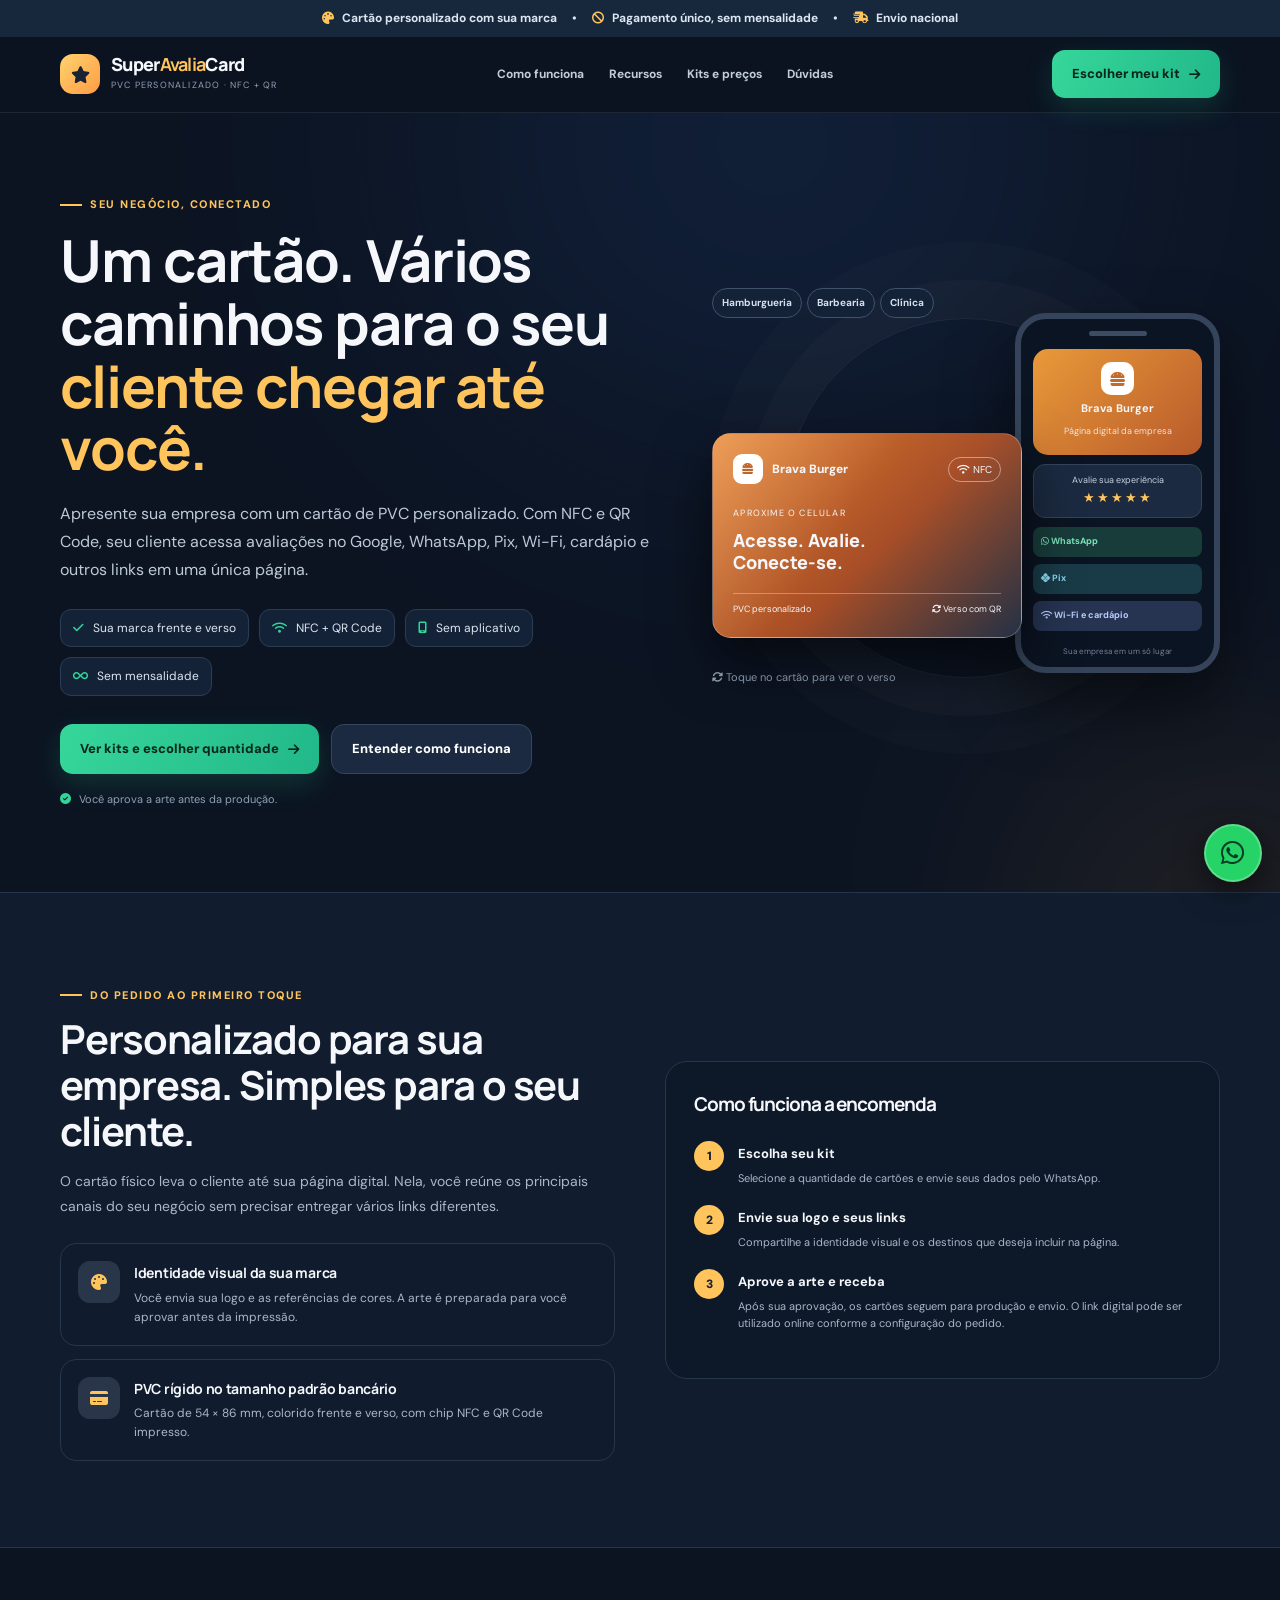
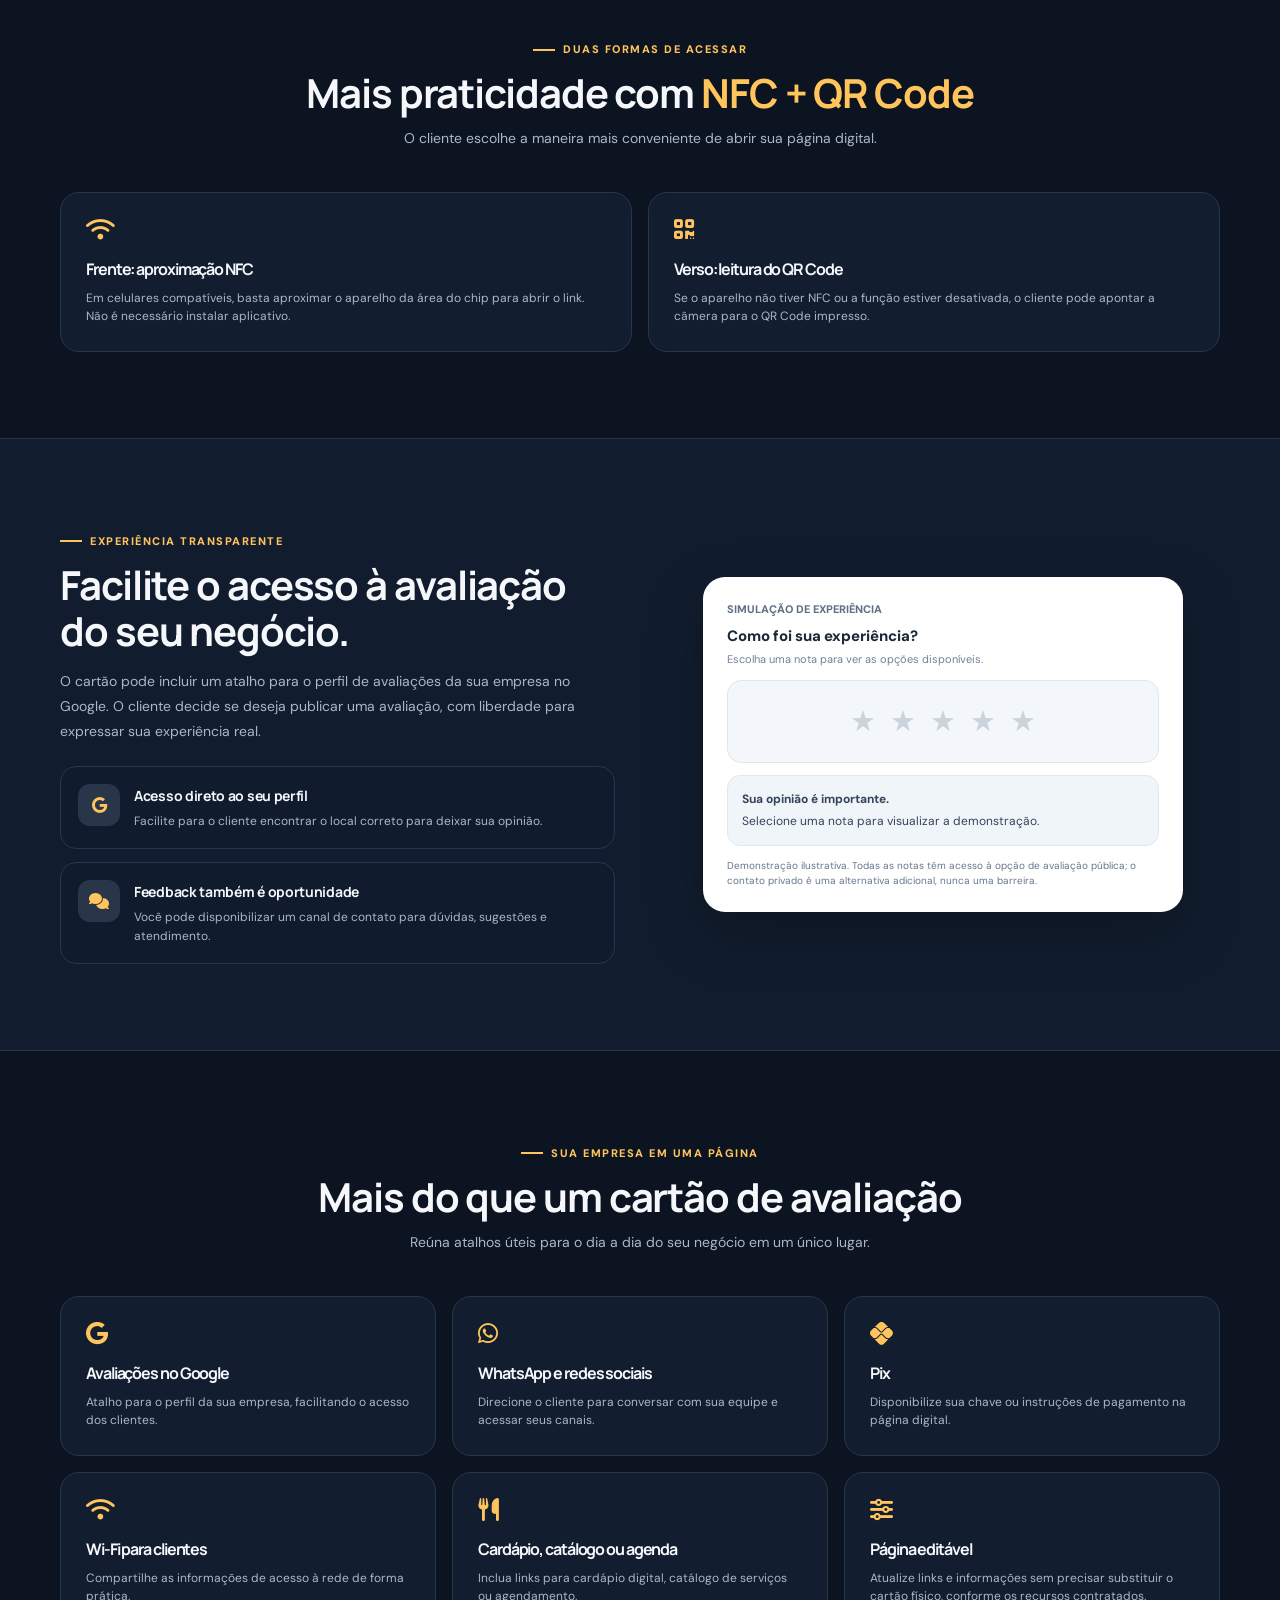
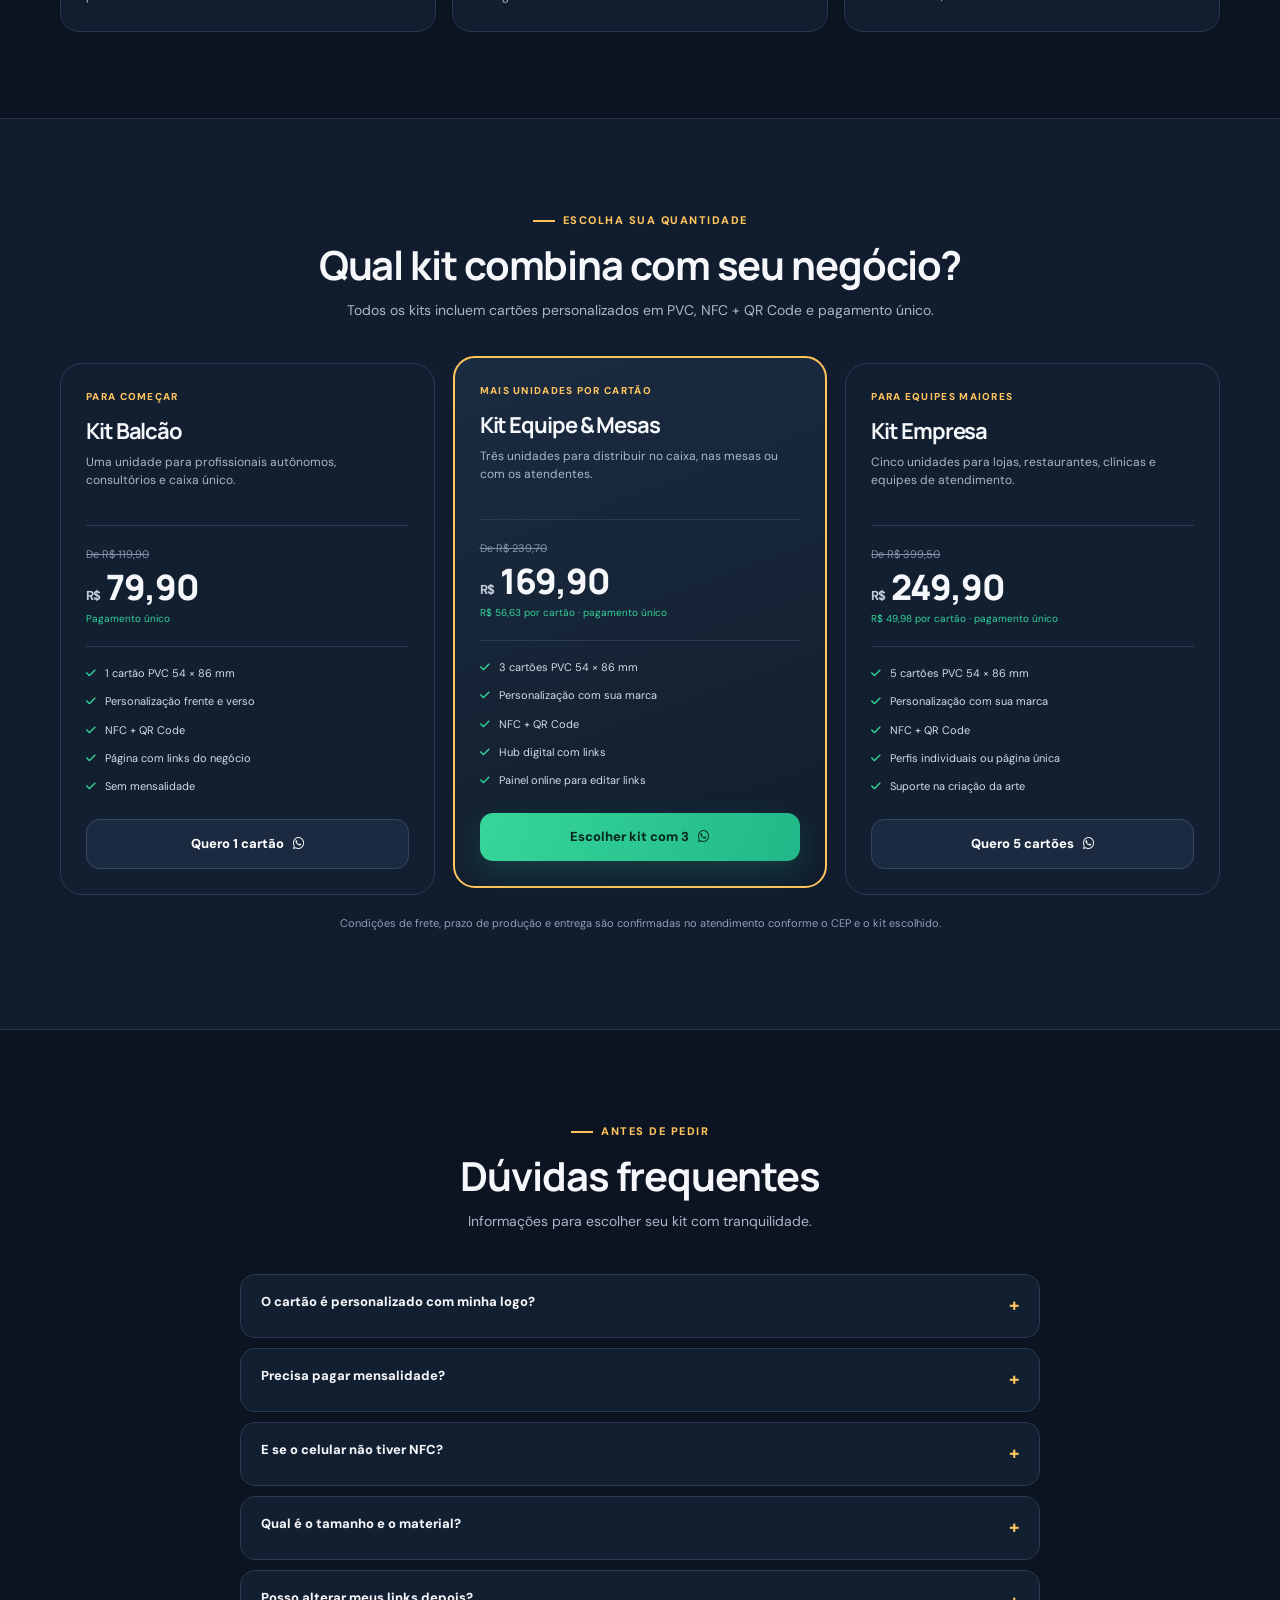
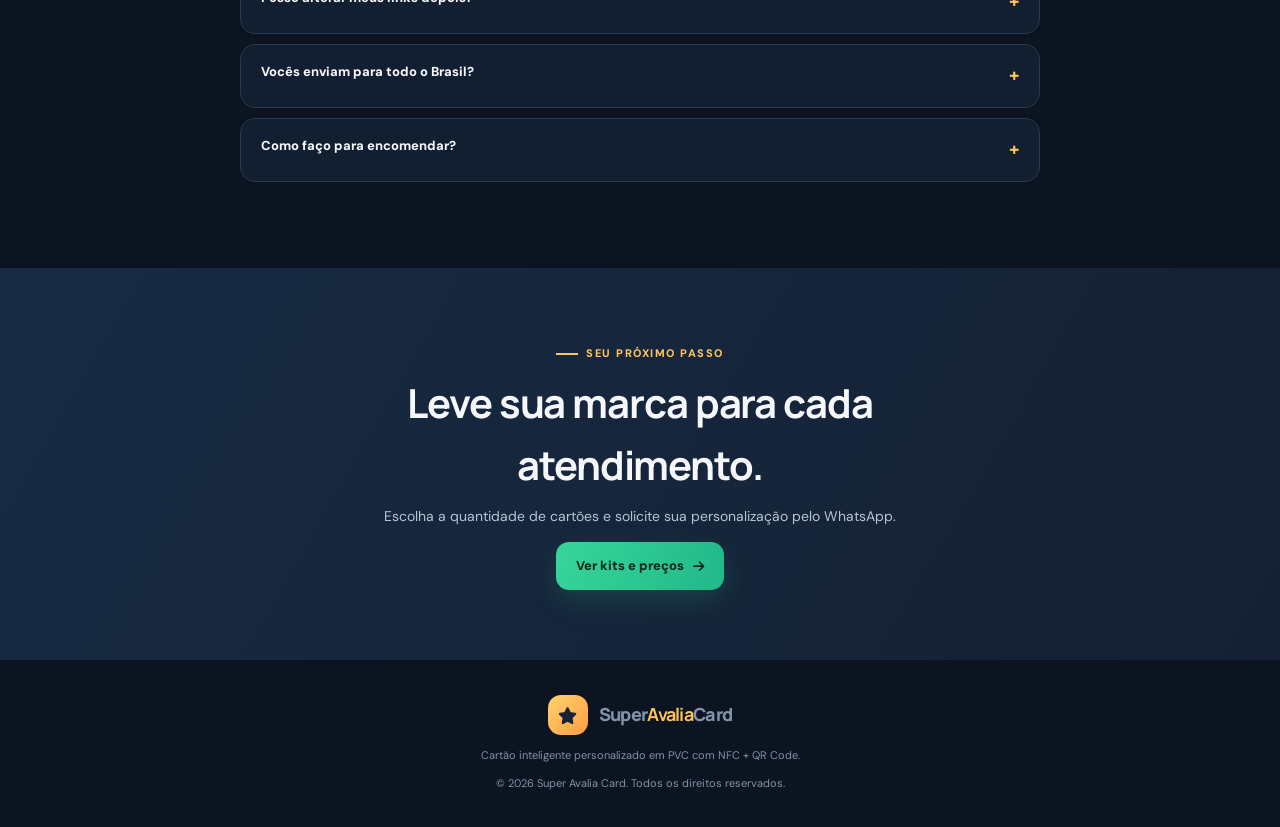
<file: superavaliacard.html>
<!DOCTYPE html>
<html lang="pt-BR">
<head>
<meta charset="UTF-8">
<meta name="viewport" content="width=device-width, initial-scale=1">
<title>Super Avalia Card | Cartão personalizado NFC + QR Code</title>
<meta name="description" content="Cartão inteligente personalizado em PVC com NFC e QR Code. Reúna avaliações do Google, Pix, Wi-Fi, menu e WhatsApp em uma única página. Kits a partir de R$ 79,90, pagamento único.">
<meta name="theme-color" content="#101827">
<link rel="preconnect" href="https://fonts.googleapis.com">
<link rel="preconnect" href="https://fonts.gstatic.com" crossorigin>
<link href="https://fonts.googleapis.com/css2?family=DM+Sans:wght@400;500;600;700;800&family=Manrope:wght@600;700;800&display=swap" rel="stylesheet">
<link rel="stylesheet" href="https://cdnjs.cloudflare.com/ajax/libs/font-awesome/6.5.1/css/all.min.css">

<style>
:root{--bg:#0c1422;--panel:#121e30;--panel2:#17253a;--line:#26364c;--text:#f5f7fb;--muted:#aab7c9;--amber:#ffc45c;--green:#32d49a;--blue:#70aaff;--max:1160px;--radius:22px}
*{box-sizing:border-box}
html{scroll-behavior:smooth;scroll-padding-top:90px}
body{margin:0;background:var(--bg);color:var(--text);font-family:'DM Sans',sans-serif;line-height:1.55}
a{color:inherit;text-decoration:none}
button,input{font:inherit}
button{cursor:pointer}
.wrap{width:min(var(--max),calc(100% - 40px));margin:auto}
.topline{background:#18283c;color:#dce6f3;text-align:center;padding:9px 16px;font-size:12px;font-weight:700}
.topline span{margin:0 12px}
.topline i{color:var(--amber);margin-right:5px}
.header{height:76px;position:sticky;top:0;z-index:30;background:rgba(12,20,34,.92);backdrop-filter:blur(14px);border-bottom:1px solid rgba(255,255,255,.08)}
.headinner{height:100%;display:flex;align-items:center;justify-content:space-between;gap:20px}
.brand{display:flex;align-items:center;gap:11px}
.brandmark{width:40px;height:40px;border-radius:13px;background:linear-gradient(135deg,#ffd36e,#ff9c43);display:grid;place-items:center;color:#182235;font-size:17px}
.brandname{font:800 18px Manrope,sans-serif;letter-spacing:-.7px;line-height:1.1}
.brandname b{color:var(--amber)}
.brand small{display:block;color:#91a1b6;font-size:9px;letter-spacing:1.2px;text-transform:uppercase;margin-top:4px}
.nav{display:flex;gap:25px;color:#c1ccda;font-size:12px;font-weight:700}
.nav a:hover{color:var(--amber)}
.btn{border:0;border-radius:13px;padding:14px 20px;font-weight:800;font-size:13px;display:inline-flex;align-items:center;justify-content:center;gap:9px;transition:.2s}
.btn:hover{transform:translateY(-2px)}
.btn-primary{background:linear-gradient(110deg,#36d69a,#22b889);color:#06271d;box-shadow:0 10px 28px #20bd8730}
.btn-secondary{background:#1b2a40;border:1px solid #34465f;color:white}
.btn-amber{background:linear-gradient(110deg,#ffd16d,#ffad48);color:#292012}
.hero{position:relative;overflow:hidden;padding:76px 0 84px}
.hero:before{content:'';position:absolute;width:650px;height:500px;left:35%;top:-220px;background:#2856a4;filter:blur(150px);opacity:.22;border-radius:50%;pointer-events:none}
.hero:after{content:'';position:absolute;width:360px;height:320px;right:-130px;bottom:-200px;background:#d88c32;filter:blur(130px);opacity:.12;pointer-events:none}
.hero-grid{display:grid;grid-template-columns:1.08fr .92fr;gap:56px;align-items:center;position:relative;z-index:1}
.eyebrow{display:inline-flex;align-items:center;gap:8px;color:var(--amber);font-size:11px;text-transform:uppercase;letter-spacing:1.5px;font-weight:800}
.eyebrow:before{content:'';width:22px;height:2px;background:var(--amber)}
h1,h2,h3,p{margin-top:0}
h1,h2,h3{font-family:Manrope,sans-serif;letter-spacing:-1.1px}
h1{font-size:clamp(36px,4.6vw,58px);line-height:1.08;margin:16px 0 20px;max-width:670px}
h1 em{font-style:normal;color:var(--amber)}
.lead{font-size:16px;color:#bdc9d8;max-width:620px;line-height:1.75}
.hero-points{display:flex;flex-wrap:wrap;gap:10px;margin:25px 0}
.point{font-size:12px;color:#dce5ef;background:#142238;border:1px solid #2b3d55;padding:9px 12px;border-radius:11px}
.point i{color:var(--green);margin-right:6px}
.hero-actions{display:flex;gap:12px;flex-wrap:wrap;margin-top:28px}
.micro{font-size:11px;color:#8fa0b5;margin-top:17px}
.micro i{color:var(--green);margin-right:5px}
.showcase{min-height:420px;position:relative;display:grid;place-items:center}
.halo{position:absolute;width:360px;height:360px;border-radius:50%;border:1px solid #ffffff13;box-shadow:0 0 0 38px #ffffff05,0 0 0 76px #ffffff03}
.phone{position:absolute;right:0;top:25px;width:205px;height:360px;border:6px solid #35445a;border-radius:31px;background:#0b1422;padding:12px;z-index:1;box-shadow:0 30px 65px #0008}
.phone-notch{height:5px;width:58px;background:#3c4c62;border-radius:8px;margin:0 auto 13px}
.phone-head{background:linear-gradient(135deg,#e99a39,#b85a2b);padding:13px 8px;border-radius:15px;text-align:center}
.phone-logo{width:33px;height:33px;border-radius:10px;background:white;color:#c46b2c;display:grid;place-items:center;margin:0 auto 5px}
.phone-head strong{font-size:11px;display:block}
.phone-head small{font-size:9px;opacity:.85}
.phone-rating{background:#1b2a40;border:1px solid #33445a;border-radius:12px;text-align:center;padding:9px;margin-top:9px;font-size:9px;color:#c7d2e0}
.phone-rating div{color:var(--amber);font-size:13px;letter-spacing:2px}
.phone-links{display:grid;gap:7px;margin-top:9px}
.phone-links span{font-size:9px;font-weight:700;padding:8px;border-radius:8px;background:#183c3a;color:#7be5bd}
.phone-links span:nth-child(2){background:#193b48;color:#8bdcf5}
.phone-links span:nth-child(3){background:#263451;color:#b9ccff}
.phone-foot{text-align:center;color:#718197;font-size:8px;margin-top:14px}
.card-scene{position:absolute;left:0;bottom:70px;width:310px;height:205px;perspective:1000px;z-index:3;cursor:pointer;animation:float 5s ease-in-out infinite}
.card-inner{position:relative;width:100%;height:100%;transform-style:preserve-3d;transition:transform .7s}
.card-scene.flipped .card-inner{transform:rotateY(180deg)}
.face{position:absolute;inset:0;border-radius:19px;backface-visibility:hidden;overflow:hidden;padding:20px;box-shadow:0 25px 55px #0009;border:1px solid #ffffff45}
.front{background:linear-gradient(135deg,#e98732,#a64c25 55%,#152338);display:flex;flex-direction:column;justify-content:space-between}
.back{transform:rotateY(180deg);background:linear-gradient(135deg,#14243a,#0b1320);display:flex;align-items:center;gap:16px}
.shine{position:absolute;inset:0;background:linear-gradient(125deg,#ffffff30,transparent 43%,#ffffff10);pointer-events:none}
.card-top,.card-bottom{position:relative;display:flex;align-items:center;justify-content:space-between}
.card-brand{display:flex;align-items:center;gap:9px;font-size:12px;font-weight:800}
.card-brand i{background:white;color:#bc652d;padding:9px;border-radius:9px}
.nfc{font-size:10px;border:1px solid #ffffff70;border-radius:20px;padding:4px 8px}
.card-main{position:relative}
.card-main small{font-size:9px;letter-spacing:1.2px;text-transform:uppercase}
.card-main strong{display:block;font:800 18px Manrope;line-height:1.25;margin:5px 0}
.card-bottom{border-top:1px solid #ffffff50;padding-top:9px;font-size:9px}
.back-copy{position:relative;flex:1}
.back-copy strong{font-size:13px}
.back-copy p{font-size:10px;color:#c0cbd8;margin:6px 0}
.fakeqr{width:92px;height:92px;background:white;border-radius:9px;padding:7px;display:grid;grid-template-columns:repeat(7,1fr);gap:2px}
.fakeqr i{background:#142238}
.fakeqr i:nth-child(3n),.fakeqr i:nth-child(5n){background:white}
.turnhint{position:absolute;bottom:22px;left:0;color:#9aabc0;font-size:11px}
.brand-picker{position:absolute;top:0;left:0;z-index:5;display:flex;gap:5px;flex-wrap:wrap}
.brand-picker button{border:1px solid #40516a;background:#142238;color:#d7e1ed;border-radius:20px;padding:6px 9px;font-size:10px;font-weight:700}
.brand-picker button:hover,.brand-picker button:focus{border-color:var(--amber);color:var(--amber)}
.section{padding:86px 0}
.section.alt{background:#111d2e;border-block:1px solid #25364b}
.section-head{text-align:center;max-width:700px;margin:0 auto 42px}
.section-head h2{font-size:clamp(28px,3.4vw,40px);line-height:1.15;margin:12px 0}
.section-head p{color:var(--muted);font-size:14px}
.two-col{display:grid;grid-template-columns:1fr 1fr;gap:50px;align-items:center}
.feature-list{display:grid;gap:13px}
.feature{display:flex;gap:14px;padding:17px;border:1px solid var(--line);background:#101c2d;border-radius:16px}
.feature-icon{width:42px;height:42px;flex:0 0 42px;display:grid;place-items:center;background:#29364a;color:var(--amber);border-radius:12px}
.feature h3{font-size:14px;margin:1px 0 5px;letter-spacing:-.3px}
.feature p{font-size:12px;color:var(--muted);margin:0;line-height:1.6}
.steps{background:#0d1828;border:1px solid var(--line);border-radius:22px;padding:28px}
.steps h3{font-size:19px;margin-bottom:22px}
.step{display:flex;gap:14px;margin:18px 0}
.step-num{width:30px;height:30px;border-radius:50%;background:var(--amber);color:#172235;display:grid;place-items:center;font-weight:900;font-size:12px;flex:0 0 30px}
.step strong{font-size:13px}
.step p{font-size:11px;color:var(--muted);margin:4px 0 0}
.tech-grid,.resource-grid{display:grid;grid-template-columns:repeat(2,1fr);gap:16px}
.tech-card,.resource-card{background:var(--panel);border:1px solid var(--line);border-radius:19px;padding:25px}
.tech-card i,.resource-card i{font-size:23px;color:var(--amber);margin-bottom:16px}
.tech-card h3,.resource-card h3{font-size:16px;margin-bottom:7px}
.tech-card p,.resource-card p{font-size:12px;color:var(--muted);margin:0}
.resource-grid{grid-template-columns:repeat(3,1fr)}

/* Demonstração das avaliações */
.demo{background:#fff;color:#1c2939;border-radius:22px;padding:24px;max-width:480px;margin:auto;box-shadow:0 22px 55px #0004}
.demo-label{font-size:11px;font-weight:800;color:#617084}
.stars{display:flex;justify-content:center;gap:8px;padding:15px;background:#f3f6fa;border:1px solid #e1e7ef;border-radius:14px;margin:12px 0;transition:background .2s,border-color .2s}
.stars button{border:0;background:transparent;color:#cbd3dd;font-size:29px;padding:3px;transition:color .2s,transform .2s}
.stars button:hover{transform:scale(1.12)}
.stars.tone-low{background:#fff4e8;border-color:#f4c18f}
.stars.tone-high{background:#eafaf2;border-color:#9cdbba}
.stars.tone-low button.active{color:#e88b32}
.stars.tone-high button.active{color:#20a66a}
.demo-result{background:#f0f5fa;border:1px solid #e2e8f0;padding:14px;border-radius:13px;font-size:12px;color:#34445a;min-height:65px;transition:background .2s,border-color .2s}
.demo-result.tone-low{background:#fff4e8;border-color:#f4c18f;color:#754318}
.demo-result.tone-high{background:#eafaf2;border-color:#9cdbba;color:#155b3c}
.demo-result strong{display:block;margin-bottom:4px}
.demo-note{font-size:10px;color:#66778c;margin-top:12px;line-height:1.5}

.kits{display:grid;grid-template-columns:repeat(3,1fr);gap:18px;align-items:stretch}
.kit{background:#121f31;border:1px solid #2a3b51;border-radius:22px;padding:25px;display:flex;flex-direction:column;position:relative}
.kit.featured{border:2px solid var(--amber);background:linear-gradient(160deg,#1b2b40,#111d2d);transform:translateY(-7px)}
.kit-tag{font-size:10px;text-transform:uppercase;letter-spacing:1.3px;color:var(--amber);font-weight:800}
.kit h3{font-size:22px;margin:9px 0 5px}
.kit-desc{font-size:12px;color:var(--muted);min-height:42px}
.price{border-block:1px solid #2a3b51;padding:20px 0;margin:18px 0}
.old{font-size:11px;color:#8392a6;text-decoration:line-through}
.price-main{font:800 35px Manrope;letter-spacing:-1px}
.price-main small{font:700 13px 'DM Sans';color:#c2ccda}
.price-note{font-size:10px;color:var(--green)}
.kit ul{padding:0;list-style:none;display:grid;gap:11px;margin:0 0 24px;flex:1}
.kit li{font-size:11px;color:#d2dce8;display:flex;gap:9px}
.kit li i{color:var(--green);margin-top:3px}
.kit .btn{width:100%;margin-top:auto}
.shipping-note{text-align:center;font-size:11px;color:#8fa0b5;margin-top:20px}
.faq{max-width:800px;margin:auto;display:grid;gap:10px}
.faq details{background:#121f31;border:1px solid #293a50;border-radius:15px;padding:17px 20px}
.faq summary{cursor:pointer;list-style:none;font-size:13px;font-weight:800;display:flex;justify-content:space-between;gap:12px}
.faq summary::-webkit-details-marker{display:none}
.faq summary:after{content:'+';color:var(--amber);font-size:18px}
.faq details[open] summary:after{content:'−'}
.faq p{font-size:12px;color:var(--muted);margin:12px 0 0}
.closing{padding:70px 0;background:linear-gradient(120deg,#172b43,#152033);text-align:center}
.closing h2{font-size:clamp(27px,3.6vw,40px);margin:10px auto;max-width:700px}
.closing p{color:#b6c5d6;font-size:14px}
.footer{padding:35px 0;text-align:center;color:#8292a8;font-size:11px}
.footer .brand{justify-content:center;margin-bottom:12px}
.float-wa{position:fixed;right:18px;bottom:18px;z-index:25;width:58px;height:58px;border-radius:50%;background:#25d366;color:#063b25;display:grid;place-items:center;font-size:27px;box-shadow:0 10px 30px #0008;border:2px solid #ffffff40}
.modal{position:fixed;inset:0;background:#050b14d9;backdrop-filter:blur(7px);z-index:60;display:none;align-items:center;justify-content:center;padding:18px}
.modal.open{display:flex}
.modal-box{background:#142238;border:1px solid #354860;border-radius:22px;padding:27px;width:min(100%,470px);position:relative;box-shadow:0 30px 90px #0009}
.modal-close{position:absolute;right:15px;top:13px;border:0;background:#263850;color:white;border-radius:50%;width:34px;height:34px}
.modal h3{font-size:22px;margin:8px 0 4px}
.modal p{font-size:12px;color:#aebdd0}
.selected{color:var(--amber)!important;font-weight:800}
.field{display:grid;gap:6px;margin:13px 0}
.field label{font-size:11px;color:#d5dfeb;font-weight:700}
.field input{width:100%;background:#0b1524;border:1px solid #35475f;color:white;border-radius:11px;padding:12px;font-size:13px;outline:none}
.field input:focus{border-color:var(--amber)}
.modal .btn{width:100%;margin-top:9px}
.mobile-nav-cta{display:none}
@keyframes float{0%,100%{transform:translateY(0)}50%{transform:translateY(-9px)}}

@media(max-width:900px){
.nav{display:none}
.hero-grid{grid-template-columns:1fr;gap:25px}
.hero-copy{text-align:center}
.hero-copy .lead{margin:auto}
.hero-points,.hero-actions{justify-content:center}
.showcase{max-width:520px;width:100%;margin:auto}
.two-col{grid-template-columns:1fr;gap:30px}
.resource-grid{grid-template-columns:repeat(2,1fr)}
.kits{grid-template-columns:1fr;max-width:520px;margin:auto}
.kit.featured{transform:none;order:-1}
.kit-desc{min-height:0}
.tech-grid{max-width:700px;margin:auto}
}
@media(max-width:560px){
.wrap{width:min(100% - 30px,var(--max))}
.topline{font-size:10px}
.topline span{margin:0 5px}
.header{height:66px}
.brandname{font-size:16px}
.headinner>.btn{padding:11px 12px;font-size:11px}
.hero{padding:50px 0 55px}
h1{font-size:36px}
.lead{font-size:14px}
.hero-points{display:grid;grid-template-columns:1fr 1fr;text-align:left}
.point{font-size:10px;padding:8px}
.hero-actions{display:grid}
.hero-actions .btn{width:100%}
.showcase{min-height:350px;transform:scale(.92);transform-origin:top center;margin-bottom:-20px}
.phone{right:0;top:0;transform:scale(.88);transform-origin:top right}
.card-scene{left:0;bottom:45px;transform:scale(.88);transform-origin:left bottom;width:300px}
.turnhint{bottom:7px}
.section{padding:65px 0}
.section-head{margin-bottom:30px}
.tech-grid,.resource-grid{grid-template-columns:1fr}
.tech-card,.resource-card{padding:21px}
.steps{padding:22px}
.kit{padding:22px}
.float-wa{width:54px;height:54px;right:14px;bottom:14px}
.modal-box{padding:24px 19px}
.mobile-nav-cta{display:block}
}
@media(prefers-reduced-motion:reduce){
*,*:before,*:after{scroll-behavior:auto!important;animation:none!important;transition:none!important}
}
</style>
</head>

<body>
<div class="topline">
<i class="fa-solid fa-palette"></i> Cartão personalizado com sua marca
<span>•</span>
<i class="fa-solid fa-ban"></i> Pagamento único, sem mensalidade
<span>•</span>
<i class="fa-solid fa-truck-fast"></i> Envio nacional
</div>

<header class="header">
<div class="wrap headinner">
<a class="brand" href="#inicio" aria-label="Super Avalia Card - início">
<div class="brandmark"><i class="fa-solid fa-star"></i></div>
<div>
<div class="brandname">Super<b>Avalia</b>Card</div>
<small>PVC personalizado · NFC + QR</small>
</div>
</a>
<nav class="nav">
<a href="#como-funciona">Como funciona</a>
<a href="#recursos">Recursos</a>
<a href="#kits">Kits e preços</a>
<a href="#duvidas">Dúvidas</a>
</nav>
<a class="btn btn-primary" href="#kits">Escolher meu kit <i class="fa-solid fa-arrow-right"></i></a>
</div>
</header>

<main>
<section class="hero" id="inicio">
<div class="wrap hero-grid">
<div class="hero-copy">
<div class="eyebrow">Seu negócio, conectado</div>
<h1>Um cartão. Vários caminhos para o seu <em>cliente chegar até você.</em></h1>
<p class="lead">Apresente sua empresa com um cartão de PVC personalizado. Com NFC e QR Code, seu cliente acessa avaliações no Google, WhatsApp, Pix, Wi-Fi, cardápio e outros links em uma única página.</p>
<div class="hero-points">
<div class="point"><i class="fa-solid fa-check"></i> Sua marca frente e verso</div>
<div class="point"><i class="fa-solid fa-wifi"></i> NFC + QR Code</div>
<div class="point"><i class="fa-solid fa-mobile-screen"></i> Sem aplicativo</div>
<div class="point"><i class="fa-solid fa-infinity"></i> Sem mensalidade</div>
</div>
<div class="hero-actions">
<a class="btn btn-primary" href="#kits">Ver kits e escolher quantidade <i class="fa-solid fa-arrow-right"></i></a>
<a class="btn btn-secondary" href="#como-funciona">Entender como funciona</a>
</div>
<div class="micro"><i class="fa-solid fa-circle-check"></i> Você aprova a arte antes da produção.</div>
</div>

<div class="showcase" aria-label="Demonstração visual do cartão personalizado e da página digital">
<div class="halo"></div>
<div class="brand-picker" aria-label="Exemplos de personalização">
<button type="button" onclick="setCardBrand('burger')">Hamburgueria</button>
<button type="button" onclick="setCardBrand('barber')">Barbearia</button>
<button type="button" onclick="setCardBrand('clinic')">Clínica</button>
</div>

<div class="phone">
<div class="phone-notch"></div>
<div class="phone-head" id="phoneHead">
<div class="phone-logo" id="phoneLogo"><i class="fa-solid fa-burger"></i></div>
<strong id="phoneName">Brava Burger</strong>
<small>Página digital da empresa</small>
</div>
<div class="phone-rating">Avalie sua experiência<div>★★★★★</div></div>
<div class="phone-links">
<span><i class="fa-brands fa-whatsapp"></i> WhatsApp</span>
<span><i class="fa-brands fa-pix"></i> Pix</span>
<span><i class="fa-solid fa-wifi"></i> Wi-Fi e cardápio</span>
</div>
<div class="phone-foot">Sua empresa em um só lugar</div>
</div>

<div class="card-scene" id="pvcCard" onclick="flipCard()" role="button" tabindex="0" aria-label="Girar cartão para ver o verso">
<div class="card-inner">
<div class="face front" id="cardFront">
<div class="shine"></div>
<div class="card-top">
<div class="card-brand">
<i id="cardIcon" class="fa-solid fa-burger"></i>
<span id="cardName">Brava Burger</span>
</div>
<span class="nfc"><i class="fa-solid fa-wifi"></i> NFC</span>
</div>
<div class="card-main">
<small>Aproxime o celular</small>
<strong>Acesse. Avalie.<br>Conecte-se.</strong>
</div>
<div class="card-bottom">
<span>PVC personalizado</span>
<span><i class="fa-solid fa-rotate"></i> Verso com QR</span>
</div>
</div>
<div class="face back">
<div class="shine"></div>
<div class="back-copy">
<strong id="backName">Brava Burger</strong>
<p>Sem NFC? Aponte a câmera para o QR Code e acesse a página.</p>
<small style="color:var(--amber)">QR Code no verso</small>
</div>
<div class="fakeqr" aria-hidden="true"></div>
</div>
</div>
</div>
<div class="turnhint"><i class="fa-solid fa-rotate"></i> Toque no cartão para ver o verso</div>
</div>
</div>
</section>

<section class="section alt" id="como-funciona">
<div class="wrap two-col">
<div>
<div class="eyebrow">Do pedido ao primeiro toque</div>
<h2 style="font-size:clamp(28px,3.4vw,40px);line-height:1.15;margin:12px 0 15px">Personalizado para sua empresa. Simples para o seu cliente.</h2>
<p style="color:var(--muted);font-size:14px;line-height:1.8">O cartão físico leva o cliente até sua página digital. Nela, você reúne os principais canais do seu negócio sem precisar entregar vários links diferentes.</p>
<div class="feature-list" style="margin-top:24px">
<div class="feature">
<div class="feature-icon"><i class="fa-solid fa-palette"></i></div>
<div>
<h3>Identidade visual da sua marca</h3>
<p>Você envia sua logo e as referências de cores. A arte é preparada para você aprovar antes da impressão.</p>
</div>
</div>
<div class="feature">
<div class="feature-icon"><i class="fa-solid fa-credit-card"></i></div>
<div>
<h3>PVC rígido no tamanho padrão bancário</h3>
<p>Cartão de 54 × 86 mm, colorido frente e verso, com chip NFC e QR Code impresso.</p>
</div>
</div>
</div>
</div>

<div class="steps">
<h3>Como funciona a encomenda</h3>
<div class="step">
<div class="step-num">1</div>
<div>
<strong>Escolha seu kit</strong>
<p>Selecione a quantidade de cartões e envie seus dados pelo WhatsApp.</p>
</div>
</div>
<div class="step">
<div class="step-num">2</div>
<div>
<strong>Envie sua logo e seus links</strong>
<p>Compartilhe a identidade visual e os destinos que deseja incluir na página.</p>
</div>
</div>
<div class="step">
<div class="step-num">3</div>
<div>
<strong>Aprove a arte e receba</strong>
<p>Após sua aprovação, os cartões seguem para produção e envio. O link digital pode ser utilizado online conforme a configuração do pedido.</p>
</div>
</div>
</div>
</div>
</section>

<section class="section" id="tecnologia">
<div class="wrap">
<div class="section-head">
<div class="eyebrow">Duas formas de acessar</div>
<h2>Mais praticidade com <span style="color:var(--amber)">NFC + QR Code</span></h2>
<p>O cliente escolhe a maneira mais conveniente de abrir sua página digital.</p>
</div>
<div class="tech-grid">
<div class="tech-card">
<i class="fa-solid fa-wifi"></i>
<h3>Frente: aproximação NFC</h3>
<p>Em celulares compatíveis, basta aproximar o aparelho da área do chip para abrir o link. Não é necessário instalar aplicativo.</p>
</div>
<div class="tech-card">
<i class="fa-solid fa-qrcode"></i>
<h3>Verso: leitura do QR Code</h3>
<p>Se o aparelho não tiver NFC ou a função estiver desativada, o cliente pode apontar a câmera para o QR Code impresso.</p>
</div>
</div>
</div>
</section>

<section class="section alt" id="avaliacoes">
<div class="wrap two-col">
<div>
<div class="eyebrow">Experiência transparente</div>
<h2 style="font-size:clamp(28px,3.4vw,40px);line-height:1.15;margin:12px 0 15px">Facilite o acesso à avaliação do seu negócio.</h2>
<p style="color:var(--muted);font-size:14px;line-height:1.8">O cartão pode incluir um atalho para o perfil de avaliações da sua empresa no Google. O cliente decide se deseja publicar uma avaliação, com liberdade para expressar sua experiência real.</p>
<div class="feature-list" style="margin-top:22px">
<div class="feature">
<div class="feature-icon"><i class="fa-brands fa-google"></i></div>
<div>
<h3>Acesso direto ao seu perfil</h3>
<p>Facilite para o cliente encontrar o local correto para deixar sua opinião.</p>
</div>
</div>
<div class="feature">
<div class="feature-icon"><i class="fa-solid fa-comments"></i></div>
<div>
<h3>Feedback também é oportunidade</h3>
<p>Você pode disponibilizar um canal de contato para dúvidas, sugestões e atendimento.</p>
</div>
</div>
</div>
</div>

<div class="demo">
<div class="demo-label">SIMULAÇÃO DE EXPERIÊNCIA</div>
<p style="font-size:15px;font-weight:800;margin:7px 0 2px">Como foi sua experiência?</p>
<p style="font-size:11px;color:#718096;margin-bottom:8px">Escolha uma nota para ver as opções disponíveis.</p>

<div class="stars" id="stars">
<button type="button" aria-label="1 estrela" aria-pressed="false" onclick="rate(1)">★</button>
<button type="button" aria-label="2 estrelas" aria-pressed="false" onclick="rate(2)">★</button>
<button type="button" aria-label="3 estrelas" aria-pressed="false" onclick="rate(3)">★</button>
<button type="button" aria-label="4 estrelas" aria-pressed="false" onclick="rate(4)">★</button>
<button type="button" aria-label="5 estrelas" aria-pressed="false" onclick="rate(5)">★</button>
</div>

<div class="demo-result" id="rateResult" aria-live="polite">
<strong>Sua opinião é importante.</strong>
Selecione uma nota para visualizar a demonstração.
</div>

<div class="demo-note">
Demonstração ilustrativa. Todas as notas têm acesso à opção de avaliação pública; o contato privado é uma alternativa adicional, nunca uma barreira.
</div>
</div>
</div>
</section>

<section class="section" id="recursos">
<div class="wrap">
<div class="section-head">
<div class="eyebrow">Sua empresa em uma página</div>
<h2>Mais do que um cartão de avaliação</h2>
<p>Reúna atalhos úteis para o dia a dia do seu negócio em um único lugar.</p>
</div>
<div class="resource-grid">
<div class="resource-card">
<i class="fa-brands fa-google"></i>
<h3>Avaliações no Google</h3>
<p>Atalho para o perfil da sua empresa, facilitando o acesso dos clientes.</p>
</div>
<div class="resource-card">
<i class="fa-brands fa-whatsapp"></i>
<h3>WhatsApp e redes sociais</h3>
<p>Direcione o cliente para conversar com sua equipe e acessar seus canais.</p>
</div>
<div class="resource-card">
<i class="fa-brands fa-pix"></i>
<h3>Pix</h3>
<p>Disponibilize sua chave ou instruções de pagamento na página digital.</p>
</div>
<div class="resource-card">
<i class="fa-solid fa-wifi"></i>
<h3>Wi-Fi para clientes</h3>
<p>Compartilhe as informações de acesso à rede de forma prática.</p>
</div>
<div class="resource-card">
<i class="fa-solid fa-utensils"></i>
<h3>Cardápio, catálogo ou agenda</h3>
<p>Inclua links para cardápio digital, catálogo de serviços ou agendamento.</p>
</div>
<div class="resource-card">
<i class="fa-solid fa-sliders"></i>
<h3>Página editável</h3>
<p>Atualize links e informações sem precisar substituir o cartão físico, conforme os recursos contratados.</p>
</div>
</div>
</div>
</section>

<section class="section alt" id="kits">
<div class="wrap">
<div class="section-head">
<div class="eyebrow">Escolha sua quantidade</div>
<h2>Qual kit combina com seu negócio?</h2>
<p>Todos os kits incluem cartões personalizados em PVC, NFC + QR Code e pagamento único.</p>
</div>

<div class="kits">
<div class="kit">
<div class="kit-tag">Para começar</div>
<h3>Kit Balcão</h3>
<p class="kit-desc">Uma unidade para profissionais autônomos, consultórios e caixa único.</p>
<div class="price">
<div class="old">De R$ 119,90</div>
<div class="price-main"><small>R$</small> 79,90</div>
<div class="price-note">Pagamento único</div>
</div>
<ul>
<li><i class="fa-solid fa-check"></i> 1 cartão PVC 54 × 86 mm</li>
<li><i class="fa-solid fa-check"></i> Personalização frente e verso</li>
<li><i class="fa-solid fa-check"></i> NFC + QR Code</li>
<li><i class="fa-solid fa-check"></i> Página com links do negócio</li>
<li><i class="fa-solid fa-check"></i> Sem mensalidade</li>
</ul>
<button class="btn btn-secondary" onclick="orderKit('Kit Balcão - 1 cartão - R$ 79,90')">
Quero 1 cartão <i class="fa-brands fa-whatsapp"></i>
</button>
</div>

<div class="kit featured">
<div class="kit-tag">Mais unidades por cartão</div>
<h3>Kit Equipe & Mesas</h3>
<p class="kit-desc">Três unidades para distribuir no caixa, nas mesas ou com os atendentes.</p>
<div class="price">
<div class="old">De R$ 239,70</div>
<div class="price-main"><small>R$</small> 169,90</div>
<div class="price-note">R$ 56,63 por cartão · pagamento único</div>
</div>
<ul>
<li><i class="fa-solid fa-check"></i> 3 cartões PVC 54 × 86 mm</li>
<li><i class="fa-solid fa-check"></i> Personalização com sua marca</li>
<li><i class="fa-solid fa-check"></i> NFC + QR Code</li>
<li><i class="fa-solid fa-check"></i> Hub digital com links</li>
<li><i class="fa-solid fa-check"></i> Painel online para editar links</li>
</ul>
<button class="btn btn-primary" onclick="orderKit('Kit Equipe & Mesas - 3 cartões - R$ 169,90')">
Escolher kit com 3 <i class="fa-brands fa-whatsapp"></i>
</button>
</div>

<div class="kit">
<div class="kit-tag">Para equipes maiores</div>
<h3>Kit Empresa</h3>
<p class="kit-desc">Cinco unidades para lojas, restaurantes, clínicas e equipes de atendimento.</p>
<div class="price">
<div class="old">De R$ 399,50</div>
<div class="price-main"><small>R$</small> 249,90</div>
<div class="price-note">R$ 49,98 por cartão · pagamento único</div>
</div>
<ul>
<li><i class="fa-solid fa-check"></i> 5 cartões PVC 54 × 86 mm</li>
<li><i class="fa-solid fa-check"></i> Personalização com sua marca</li>
<li><i class="fa-solid fa-check"></i> NFC + QR Code</li>
<li><i class="fa-solid fa-check"></i> Perfis individuais ou página única</li>
<li><i class="fa-solid fa-check"></i> Suporte na criação da arte</li>
</ul>
<button class="btn btn-secondary" onclick="orderKit('Kit Empresa - 5 cartões - R$ 249,90')">
Quero 5 cartões <i class="fa-brands fa-whatsapp"></i>
</button>
</div>
</div>

<p class="shipping-note">Condições de frete, prazo de produção e entrega são confirmadas no atendimento conforme o CEP e o kit escolhido.</p>
</div>
</section>

<section class="section" id="duvidas">
<div class="wrap">
<div class="section-head">
<div class="eyebrow">Antes de pedir</div>
<h2>Dúvidas frequentes</h2>
<p>Informações para escolher seu kit com tranquilidade.</p>
</div>

<div class="faq">
<details>
<summary>O cartão é personalizado com minha logo?</summary>
<p>Sim. Você envia sua logomarca e as referências da sua identidade visual. A arte é preparada para aprovação antes de seguir para produção.</p>
</details>

<details>
<summary>Precisa pagar mensalidade?</summary>
<p>Os kits apresentados são de pagamento único e não têm mensalidade, conforme a oferta informada nesta página.</p>
</details>

<details>
<summary>E se o celular não tiver NFC?</summary>
<p>O cartão também possui QR Code impresso no verso. O cliente pode apontar a câmera do celular para abrir a mesma página digital.</p>
</details>

<details>
<summary>Qual é o tamanho e o material?</summary>
<p>O cartão mede 54 × 86 mm, no padrão de cartão bancário, e é produzido em PVC rígido, com impressão colorida frente e verso.</p>
</details>

<details>
<summary>Posso alterar meus links depois?</summary>
<p>O cartão direciona para uma página digital. Os links e informações podem ser atualizados conforme os recursos e o acesso disponibilizados no kit contratado. Confirme os detalhes no atendimento.</p>
</details>

<details>
<summary>Vocês enviam para todo o Brasil?</summary>
<p>O atendimento confirma as opções de envio, o valor do frete e o prazo conforme o CEP e o kit escolhido.</p>
</details>

<details>
<summary>Como faço para encomendar?</summary>
<p>Escolha um kit, preencha seus dados no formulário e continue a conversa pelo WhatsApp. Por lá você poderá enviar sua logo e alinhar os links e a personalização.</p>
</details>
</div>
</div>
</section>

<section class="closing">
<div class="wrap">
<div class="eyebrow" style="justify-content:center">Seu próximo passo</div>
<h2>Leve sua marca para cada atendimento.</h2>
<p>Escolha a quantidade de cartões e solicite sua personalização pelo WhatsApp.</p>
<a class="btn btn-primary" href="#kits">Ver kits e preços <i class="fa-solid fa-arrow-right"></i></a>
</div>
</section>
</main>

<footer class="footer">
<div class="wrap">
<a class="brand" href="#inicio">
<div class="brandmark"><i class="fa-solid fa-star"></i></div>
<div class="brandname">Super<b>Avalia</b>Card</div>
</a>
<p>Cartão inteligente personalizado em PVC com NFC + QR Code.</p>
<div>© 2026 Super Avalia Card. Todos os direitos reservados.</div>
</div>
</footer>

<button class="float-wa" onclick="orderKit('Atendimento comercial - Dúvidas sobre o Super Avalia Card')" aria-label="Falar com atendimento pelo WhatsApp">
<i class="fa-brands fa-whatsapp"></i>
</button>

<div class="modal" id="checkoutModal" role="dialog" aria-modal="true" aria-labelledby="modalTitle">
<div class="modal-box">
<button class="modal-close" onclick="closeCheckout()" aria-label="Fechar">×</button>
<div class="eyebrow">Vamos personalizar?</div>
<h3 id="modalTitle">Solicitar meu Super Avalia Card</h3>
<p>Preencha os dados para continuar o pedido pelo WhatsApp.</p>
<p class="selected" id="selectedKit"></p>

<form id="orderForm" onsubmit="sendWhatsApp(event)">
<div class="field">
<label for="company">Nome da empresa</label>
<input id="company" required maxlength="100" placeholder="Ex.: Barbearia Central">
</div>
<div class="field">
<label for="customer">Seu nome</label>
<input id="customer" required maxlength="80" placeholder="Como podemos chamar você?">
</div>
<div class="field">
<label for="city">Cidade / UF</label>
<input id="city" required maxlength="80" placeholder="Ex.: Curitiba - PR">
</div>
<button class="btn btn-primary" type="submit">
Continuar no WhatsApp <i class="fa-brands fa-whatsapp"></i>
</button>
</form>
</div>
</div>

<script>
const WHATSAPP_NUMBER = '5542999001750';
let selectedKit = '';

function flipCard(){
  document.getElementById('pvcCard').classList.toggle('flipped');
}

document.getElementById('pvcCard').addEventListener('keydown',e=>{
  if(e.key==='Enter'||e.key===' '){
    e.preventDefault();
    flipCard();
  }
});

const themes={
  burger:{
    name:'Brava Burger',
    icon:'fa-burger',
    front:'linear-gradient(135deg,#e98732,#a64c25 55%,#152338)',
    head:'linear-gradient(135deg,#e99a39,#b85a2b)',
    iconColor:'#bd652d'
  },
  barber:{
    name:'Barbearia Imperial',
    icon:'fa-scissors',
    front:'linear-gradient(135deg,#30343b,#151b25 60%,#76552b)',
    head:'linear-gradient(135deg,#313a49,#9b7338)',
    iconColor:'#30343b'
  },
  clinic:{
    name:'Clínica OdontoPrime',
    icon:'fa-tooth',
    front:'linear-gradient(135deg,#399bc7,#24518b 60%,#152338)',
    head:'linear-gradient(135deg,#48b4d5,#24518b)',
    iconColor:'#2879a5'
  }
};

function setCardBrand(key){
  const t=themes[key];
  if(!t)return;

  document.getElementById('cardName').textContent=t.name;
  document.getElementById('backName').textContent=t.name;
  document.getElementById('phoneName').textContent=t.name;
  document.getElementById('cardIcon').className='fa-solid '+t.icon;
  document.getElementById('cardIcon').style.background='#fff';
  document.getElementById('cardIcon').style.color=t.iconColor;
  document.getElementById('cardFront').style.background=t.front;
  document.getElementById('phoneHead').style.background=t.head;
  document.getElementById('phoneLogo').innerHTML='<i class="fa-solid '+t.icon+'"></i>';
  document.getElementById('phoneLogo').style.color=t.iconColor;
}

/*
  Demonstração das avaliações:

  1 a 3 estrelas:
  - Destaque laranja.
  - Incentiva uma avaliação sincera no Google.
  - Oferece contato privado como alternativa adicional.

  4 e 5 estrelas:
  - Destaque verde.
  - Mensagem mais positiva e animada.
  - Incentiva a publicação no Google.

  Todas as notas continuam tendo acesso à avaliação pública.
*/
function rate(n){
  const stars = document.getElementById('stars');
  const box = document.getElementById('rateResult');
  const isPositive = n >= 4;

  stars.classList.toggle('tone-low', !isPositive);
  stars.classList.toggle('tone-high', isPositive);

  stars.querySelectorAll('button').forEach((button, index) => {
    button.classList.toggle('active', index < n);
    button.setAttribute('aria-pressed', index < n ? 'true' : 'false');
  });

  box.classList.toggle('tone-low', !isPositive);
  box.classList.toggle('tone-high', isPositive);

  if(isPositive){
    box.innerHTML =
      '<strong>Que bom saber que sua experiência foi positiva! ★</strong>' +
      'Ficaremos felizes se você compartilhar sua experiência. ' +
      '<b>Publique sua avaliação no Google</b> e ajude outras pessoas a conhecer nosso trabalho.';
  }else{
    box.innerHTML =
      '<strong>Obrigado por compartilhar sua opinião.</strong>' +
      'Sua experiência é importante para nós. ' +
      '<b>Envie uma avaliação sincera no Google</b> ou, se preferir, entre em contato e ajude-nos a melhorar.';
  }
}

function orderKit(name){
  selectedKit=name;
  document.getElementById('selectedKit').textContent=name;
  document.getElementById('checkoutModal').classList.add('open');
  document.body.style.overflow='hidden';

  setTimeout(()=>{
    document.getElementById('company').focus();
  },50);
}

function closeCheckout(){
  document.getElementById('checkoutModal').classList.remove('open');
  document.body.style.overflow='';
}

document.getElementById('checkoutModal').addEventListener('click',e=>{
  if(e.target.id==='checkoutModal')closeCheckout();
});

document.addEventListener('keydown',e=>{
  if(e.key==='Escape')closeCheckout();
});

function sendWhatsApp(e){
  e.preventDefault();

  const company=document.getElementById('company').value.trim();
  const customer=document.getElementById('customer').value.trim();
  const city=document.getElementById('city').value.trim();

  const message=`Olá! Vim pelo site superavaliacard.com.br e quero solicitar meu cartão personalizado.

*Kit:* ${selectedKit}
*Empresa:* ${company}
*Responsável:* ${customer}
*Cidade/UF:* ${city}

Vou enviar minha logo para personalização. Poderia me informar as próximas etapas, frete e prazo?`;

  const url='https://wa.me/'+WHATSAPP_NUMBER+'?text='+encodeURIComponent(message);

  window.open(url,'_blank','noopener,noreferrer');
  closeCheckout();
}
</script>
</body>
</html>
</file>
<file: css/pe-icon-7-stroke.css>
@font-face {
	font-family: 'Pe-icon-7-stroke';
	src:url('../fonts/Pe-icon-7-stroke.eot?d7yf1v');
	src:url('../fonts/Pe-icon-7-stroke.eot?#iefixd7yf1v') format('embedded-opentype'),
		url('../fonts/Pe-icon-7-stroke.woff?d7yf1v') format('woff'),
		url('../fonts/Pe-icon-7-stroke.ttf?d7yf1v') format('truetype'),
		url('../fonts/Pe-icon-7-stroke.svg?d7yf1v#Pe-icon-7-stroke') format('svg');
	font-weight: normal;
	font-style: normal;
}

[class^="pe-7s-"], [class*=" pe-7s-"] {
	display: inline-block;
	font-family: 'Pe-icon-7-stroke';
	speak: none;
	font-style: normal;
	font-weight: normal;
	font-variant: normal;
	text-transform: none;
	line-height: 1;

	/* Better Font Rendering =========== */
	-webkit-font-smoothing: antialiased;
	-moz-osx-font-smoothing: grayscale;
}

.pe-7s-album:before {
	content: "\e6aa";
}
.pe-7s-arc:before {
	content: "\e6ab";
}
.pe-7s-back-2:before {
	content: "\e6ac";
}
.pe-7s-bandaid:before {
	content: "\e6ad";
}
.pe-7s-car:before {
	content: "\e6ae";
}
.pe-7s-diamond:before {
	content: "\e6af";
}
.pe-7s-door-lock:before {
	content: "\e6b0";
}
.pe-7s-eyedropper:before {
	content: "\e6b1";
}
.pe-7s-female:before {
	content: "\e6b2";
}
.pe-7s-gym:before {
	content: "\e6b3";
}
.pe-7s-hammer:before {
	content: "\e6b4";
}
.pe-7s-headphones:before {
	content: "\e6b5";
}
.pe-7s-helm:before {
	content: "\e6b6";
}
.pe-7s-hourglass:before {
	content: "\e6b7";
}
.pe-7s-leaf:before {
	content: "\e6b8";
}
.pe-7s-magic-wand:before {
	content: "\e6b9";
}
.pe-7s-male:before {
	content: "\e6ba";
}
.pe-7s-map-2:before {
	content: "\e6bb";
}
.pe-7s-next-2:before {
	content: "\e6bc";
}
.pe-7s-paint-bucket:before {
	content: "\e6bd";
}
.pe-7s-pendrive:before {
	content: "\e6be";
}
.pe-7s-photo:before {
	content: "\e6bf";
}
.pe-7s-piggy:before {
	content: "\e6c0";
}
.pe-7s-plugin:before {
	content: "\e6c1";
}
.pe-7s-refresh-2:before {
	content: "\e6c2";
}
.pe-7s-rocket:before {
	content: "\e6c3";
}
.pe-7s-settings:before {
	content: "\e6c4";
}
.pe-7s-shield:before {
	content: "\e6c5";
}
.pe-7s-smile:before {
	content: "\e6c6";
}
.pe-7s-usb:before {
	content: "\e6c7";
}
.pe-7s-vector:before {
	content: "\e6c8";
}
.pe-7s-wine:before {
	content: "\e6c9";
}
.pe-7s-cloud-upload:before {
	content: "\e68a";
}
.pe-7s-cash:before {
	content: "\e68c";
}
.pe-7s-close:before {
	content: "\e680";
}
.pe-7s-bluetooth:before {
	content: "\e68d";
}
.pe-7s-cloud-download:before {
	content: "\e68b";
}
.pe-7s-way:before {
	content: "\e68e";
}
.pe-7s-close-circle:before {
	content: "\e681";
}
.pe-7s-id:before {
	content: "\e68f";
}
.pe-7s-angle-up:before {
	content: "\e682";
}
.pe-7s-wristwatch:before {
	content: "\e690";
}
.pe-7s-angle-up-circle:before {
	content: "\e683";
}
.pe-7s-world:before {
	content: "\e691";
}
.pe-7s-angle-right:before {
	content: "\e684";
}
.pe-7s-volume:before {
	content: "\e692";
}
.pe-7s-angle-right-circle:before {
	content: "\e685";
}
.pe-7s-users:before {
	content: "\e693";
}
.pe-7s-angle-left:before {
	content: "\e686";
}
.pe-7s-user-female:before {
	content: "\e694";
}
.pe-7s-angle-left-circle:before {
	content: "\e687";
}
.pe-7s-up-arrow:before {
	content: "\e695";
}
.pe-7s-angle-down:before {
	content: "\e688";
}
.pe-7s-switch:before {
	content: "\e696";
}
.pe-7s-angle-down-circle:before {
	content: "\e689";
}
.pe-7s-scissors:before {
	content: "\e697";
}
.pe-7s-wallet:before {
	content: "\e600";
}
.pe-7s-safe:before {
	content: "\e698";
}
.pe-7s-volume2:before {
	content: "\e601";
}
.pe-7s-volume1:before {
	content: "\e602";
}
.pe-7s-voicemail:before {
	content: "\e603";
}
.pe-7s-video:before {
	content: "\e604";
}
.pe-7s-user:before {
	content: "\e605";
}
.pe-7s-upload:before {
	content: "\e606";
}
.pe-7s-unlock:before {
	content: "\e607";
}
.pe-7s-umbrella:before {
	content: "\e608";
}
.pe-7s-trash:before {
	content: "\e609";
}
.pe-7s-tools:before {
	content: "\e60a";
}
.pe-7s-timer:before {
	content: "\e60b";
}
.pe-7s-ticket:before {
	content: "\e60c";
}
.pe-7s-target:before {
	content: "\e60d";
}
.pe-7s-sun:before {
	content: "\e60e";
}
.pe-7s-study:before {
	content: "\e60f";
}
.pe-7s-stopwatch:before {
	content: "\e610";
}
.pe-7s-star:before {
	content: "\e611";
}
.pe-7s-speaker:before {
	content: "\e612";
}
.pe-7s-signal:before {
	content: "\e613";
}
.pe-7s-shuffle:before {
	content: "\e614";
}
.pe-7s-shopbag:before {
	content: "\e615";
}
.pe-7s-share:before {
	content: "\e616";
}
.pe-7s-server:before {
	content: "\e617";
}
.pe-7s-search:before {
	content: "\e618";
}
.pe-7s-film:before {
	content: "\e6a5";
}
.pe-7s-science:before {
	content: "\e619";
}
.pe-7s-disk:before {
	content: "\e6a6";
}
.pe-7s-ribbon:before {
	content: "\e61a";
}
.pe-7s-repeat:before {
	content: "\e61b";
}
.pe-7s-refresh:before {
	content: "\e61c";
}
.pe-7s-add-user:before {
	content: "\e6a9";
}
.pe-7s-refresh-cloud:before {
	content: "\e61d";
}
.pe-7s-paperclip:before {
	content: "\e69c";
}
.pe-7s-radio:before {
	content: "\e61e";
}
.pe-7s-note2:before {
	content: "\e69d";
}
.pe-7s-print:before {
	content: "\e61f";
}
.pe-7s-network:before {
	content: "\e69e";
}
.pe-7s-prev:before {
	content: "\e620";
}
.pe-7s-mute:before {
	content: "\e69f";
}
.pe-7s-power:before {
	content: "\e621";
}
.pe-7s-medal:before {
	content: "\e6a0";
}
.pe-7s-portfolio:before {
	content: "\e622";
}
.pe-7s-like2:before {
	content: "\e6a1";
}
.pe-7s-plus:before {
	content: "\e623";
}
.pe-7s-left-arrow:before {
	content: "\e6a2";
}
.pe-7s-play:before {
	content: "\e624";
}
.pe-7s-key:before {
	content: "\e6a3";
}
.pe-7s-plane:before {
	content: "\e625";
}
.pe-7s-joy:before {
	content: "\e6a4";
}
.pe-7s-photo-gallery:before {
	content: "\e626";
}
.pe-7s-pin:before {
	content: "\e69b";
}
.pe-7s-phone:before {
	content: "\e627";
}
.pe-7s-plug:before {
	content: "\e69a";
}
.pe-7s-pen:before {
	content: "\e628";
}
.pe-7s-right-arrow:before {
	content: "\e699";
}
.pe-7s-paper-plane:before {
	content: "\e629";
}
.pe-7s-delete-user:before {
	content: "\e6a7";
}
.pe-7s-paint:before {
	content: "\e62a";
}
.pe-7s-bottom-arrow:before {
	content: "\e6a8";
}
.pe-7s-notebook:before {
	content: "\e62b";
}
.pe-7s-note:before {
	content: "\e62c";
}
.pe-7s-next:before {
	content: "\e62d";
}
.pe-7s-news-paper:before {
	content: "\e62e";
}
.pe-7s-musiclist:before {
	content: "\e62f";
}
.pe-7s-music:before {
	content: "\e630";
}
.pe-7s-mouse:before {
	content: "\e631";
}
.pe-7s-more:before {
	content: "\e632";
}
.pe-7s-moon:before {
	content: "\e633";
}
.pe-7s-monitor:before {
	content: "\e634";
}
.pe-7s-micro:before {
	content: "\e635";
}
.pe-7s-menu:before {
	content: "\e636";
}
.pe-7s-map:before {
	content: "\e637";
}
.pe-7s-map-marker:before {
	content: "\e638";
}
.pe-7s-mail:before {
	content: "\e639";
}
.pe-7s-mail-open:before {
	content: "\e63a";
}
.pe-7s-mail-open-file:before {
	content: "\e63b";
}
.pe-7s-magnet:before {
	content: "\e63c";
}
.pe-7s-loop:before {
	content: "\e63d";
}
.pe-7s-look:before {
	content: "\e63e";
}
.pe-7s-lock:before {
	content: "\e63f";
}
.pe-7s-lintern:before {
	content: "\e640";
}
.pe-7s-link:before {
	content: "\e641";
}
.pe-7s-like:before {
	content: "\e642";
}
.pe-7s-light:before {
	content: "\e643";
}
.pe-7s-less:before {
	content: "\e644";
}
.pe-7s-keypad:before {
	content: "\e645";
}
.pe-7s-junk:before {
	content: "\e646";
}
.pe-7s-info:before {
	content: "\e647";
}
.pe-7s-home:before {
	content: "\e648";
}
.pe-7s-help2:before {
	content: "\e649";
}
.pe-7s-help1:before {
	content: "\e64a";
}
.pe-7s-graph3:before {
	content: "\e64b";
}
.pe-7s-graph2:before {
	content: "\e64c";
}
.pe-7s-graph1:before {
	content: "\e64d";
}
.pe-7s-graph:before {
	content: "\e64e";
}
.pe-7s-global:before {
	content: "\e64f";
}
.pe-7s-gleam:before {
	content: "\e650";
}
.pe-7s-glasses:before {
	content: "\e651";
}
.pe-7s-gift:before {
	content: "\e652";
}
.pe-7s-folder:before {
	content: "\e653";
}
.pe-7s-flag:before {
	content: "\e654";
}
.pe-7s-filter:before {
	content: "\e655";
}
.pe-7s-file:before {
	content: "\e656";
}
.pe-7s-expand1:before {
	content: "\e657";
}
.pe-7s-exapnd2:before {
	content: "\e658";
}
.pe-7s-edit:before {
	content: "\e659";
}
.pe-7s-drop:before {
	content: "\e65a";
}
.pe-7s-drawer:before {
	content: "\e65b";
}
.pe-7s-download:before {
	content: "\e65c";
}
.pe-7s-display2:before {
	content: "\e65d";
}
.pe-7s-display1:before {
	content: "\e65e";
}
.pe-7s-diskette:before {
	content: "\e65f";
}
.pe-7s-date:before {
	content: "\e660";
}
.pe-7s-cup:before {
	content: "\e661";
}
.pe-7s-culture:before {
	content: "\e662";
}
.pe-7s-crop:before {
	content: "\e663";
}
.pe-7s-credit:before {
	content: "\e664";
}
.pe-7s-copy-file:before {
	content: "\e665";
}
.pe-7s-config:before {
	content: "\e666";
}
.pe-7s-compass:before {
	content: "\e667";
}
.pe-7s-comment:before {
	content: "\e668";
}
.pe-7s-coffee:before {
	content: "\e669";
}
.pe-7s-cloud:before {
	content: "\e66a";
}
.pe-7s-clock:before {
	content: "\e66b";
}
.pe-7s-check:before {
	content: "\e66c";
}
.pe-7s-chat:before {
	content: "\e66d";
}
.pe-7s-cart:before {
	content: "\e66e";
}
.pe-7s-camera:before {
	content: "\e66f";
}
.pe-7s-call:before {
	content: "\e670";
}
.pe-7s-calculator:before {
	content: "\e671";
}
.pe-7s-browser:before {
	content: "\e672";
}
.pe-7s-box2:before {
	content: "\e673";
}
.pe-7s-box1:before {
	content: "\e674";
}
.pe-7s-bookmarks:before {
	content: "\e675";
}
.pe-7s-bicycle:before {
	content: "\e676";
}
.pe-7s-bell:before {
	content: "\e677";
}
.pe-7s-battery:before {
	content: "\e678";
}
.pe-7s-ball:before {
	content: "\e679";
}
.pe-7s-back:before {
	content: "\e67a";
}
.pe-7s-attention:before {
	content: "\e67b";
}
.pe-7s-anchor:before {
	content: "\e67c";
}
.pe-7s-albums:before {
	content: "\e67d";
}
.pe-7s-alarm:before {
	content: "\e67e";
}
.pe-7s-airplay:before {
	content: "\e67f";
}
</file>
<file: css/flaticon.css>
/*
  	Flaticon icon font: Flaticon
  	Creation date: 22/08/2017 14:27
  	*/

@font-face {
  font-family: "Flaticon";
  src: url("../fonts/Flaticon.eot");
  src: url("../fonts/Flaticon.eot?#iefix") format("embedded-opentype"),
       url("../fonts/Flaticon.woff") format("woff"),
       url("../fonts/Flaticon.ttf") format("truetype"),
       url("../fonts/Flaticon.svg#Flaticon") format("svg");
  font-weight: normal;
  font-style: normal;
}

@media screen and (-webkit-min-device-pixel-ratio:0) {
  @font-face {
    font-family: "Flaticon";
    src: url("../fonts/Flaticon.svg#Flaticon") format("svg");
  }
}

[class^="flaticon-"]:before, [class*=" flaticon-"]:before,
[class^="flaticon-"]:after, [class*=" flaticon-"]:after {   
	font-family: Flaticon;
	font-style: normal;
}

.flaticon-responsive-design-symbol:before { content: "\f100"; }
.flaticon-website-design-symbol:before { content: "\f101"; }
.flaticon-paint-brush:before { content: "\f102"; }
.flaticon-layers:before { content: "\f103"; }
.flaticon-mail:before { content: "\f104"; }
.flaticon-mysql:before { content: "\f105"; }
.flaticon-joomla:before { content: "\f106"; }
.flaticon-drupal-logo:before { content: "\f107"; }
.flaticon-wordpress-logo-button:before { content: "\f108"; }
.flaticon-multimedia:before { content: "\f109"; }
.flaticon-technology-4:before { content: "\f10a"; }
.flaticon-technology-3:before { content: "\f10b"; }
.flaticon-computer:before { content: "\f10c"; }
.flaticon-technology-2:before { content: "\f10d"; }
.flaticon-technology-1:before { content: "\f10e"; }
.flaticon-technology:before { content: "\f10f"; }
</file>
<file: css/custom.css>
/*
	Template Name 	: Rockland Host - Hosting & Domain Company Landing Page
	Author 			: Awaiken Theme
	Author Url 		: https://awaikenthemes.com
*/


/************************************/
/***** 	      General css		 ****/
/************************************/

body{
	font-size: 16px;
	font-family: 'Poppins', sans-serif;
}

h1,
h2,
h3,
h4,
h5,
h6{
	margin-top:0;
	font-weight: 700;
}

img{
	max-width: 100%;
}

a:hover{
	text-decoration: none;
	outline: 0;
}

a:focus{
	text-decoration: none;
	outline: 0;
}

::-moz-selection {
    color: #fff;
    background: #ff8100;
}

::selection {
	color: #fff;
    background: #ff8100;
}

/************************************/
/***** Floating Button WhatsApp *****/
/************************************/

.floating-whatsapp-btn {
	position: fixed;
	right: 20px;
	bottom: 20px;
	background: #25d366;
	color: #fff;
	border-radius: 50px;
	width: 60px;
	height: 60px;
	display: flex;
	align-items: center;
	justify-content: center;
	z-index: 9999;
	text-decoration: none;
	box-shadow: 0 4px 12px rgba(0, 0, 0, 0.15);
	transition: all 0.3s ease;
	font-size: 30px;
}

.floating-whatsapp-btn:hover {
	background: #20ba5f;
	transform: scale(1.1);
	box-shadow: 0 6px 16px rgba(0, 0, 0, 0.2);
}

.floating-whatsapp-btn span {
	display: none;
}

@media (max-width: 768px) {
	.floating-whatsapp-btn {
		width: 55px;
		height: 55px;
		font-size: 26px;
	}
}

.preloader{
    background: #3b3a39;
    bottom: 0;
    left: 0;
    position: fixed;
    right: 0;
    top: 0;
    z-index: 99999;
}

.browser-screen-loading-content {
    text-align: center;
    height: 2em;
    max-width: 100%;
    position: absolute;
    top: 0;
    right: 0;
    bottom: 3em;
    left: 0;
    margin: auto;
}

.loading-dots {
    margin-left: -1.5em;
    opacity: 0;
    -ms-filter: "progid:DXImageTransform.Microsoft.Alpha(Opacity=0)";
    filter: alpha(opacity=0);
    -webkit-animation: loading-dots-fadein .5s linear forwards;
    -moz-animation: loading-dots-fadein .5s linear forwards;
    -o-animation: loading-dots-fadein .5s linear forwards;
    -ms-animation: loading-dots-fadein .5s linear forwards;
    animation: loading-dots-fadein .5s linear forwards;
}

.loading-dots i {
    width: .5em;
    height: .5em;
    display: inline-block;
    vertical-align: middle;
    background: #e0e0e0;
    -webkit-border-radius: 50%;
    border-radius: 50%;
    margin: 0 .125em;
    -webkit-animation: loading-dots-middle-dots .5s linear infinite;
    -moz-animation: loading-dots-middle-dots .5s linear infinite;
    -o-animation: loading-dots-middle-dots .5s linear infinite;
    -ms-animation: loading-dots-middle-dots .5s linear infinite;
    animation: loading-dots-middle-dots .5s linear infinite;
}

.loading-dots.dark-gray i {
    background: #707070;
}

.loading-dots i:first-child {
    -webkit-animation: loading-dots-first-dot .5s infinite;
    -moz-animation: loading-dots-first-dot .5s linear infinite;
    -o-animation: loading-dots-first-dot .5s linear infinite;
    -ms-animation: loading-dots-first-dot .5s linear infinite;
    animation: loading-dots-first-dot .5s linear infinite;
    opacity: 0;
    -ms-filter: "progid:DXImageTransform.Microsoft.Alpha(Opacity=0)";
    filter: alpha(opacity=0);
    -webkit-transform: translate(-1em);
    -moz-transform: translate(-1em);
    -o-transform: translate(-1em);
    -ms-transform: translate(-1em);
    transform: translate(-1em);
}

.loading-dots i:last-child {
    -webkit-animation: loading-dots-last-dot .5s linear infinite;
    -moz-animation: loading-dots-last-dot .5s linear infinite;
    -o-animation: loading-dots-last-dot .5s linear infinite;
    -ms-animation: loading-dots-last-dot .5s linear infinite;
    animation: loading-dots-last-dot .5s linear infinite;
}

.loading-text{
	color: #fff;
	margin-top: 20px;
	letter-spacing: 0.1em;
}

@-moz-keyframes loading-dots-fadein {
    100% {
        opacity: 1;
        -ms-filter: none;
        filter: none
    }
}

@-webkit-keyframes loading-dots-fadein {
    100% {
        opacity: 1;
        -ms-filter: none;
        filter: none
    }
}

@-o-keyframes loading-dots-fadein {
    100% {
        opacity: 1;
        -ms-filter: none;
        filter: none
    }
}

@keyframes loading-dots-fadein {
    100% {
        opacity: 1;
        -ms-filter: none;
        filter: none
    }
}

@-moz-keyframes loading-dots-first-dot {
    100% {
        -webkit-transform: translate(1em);
        -moz-transform: translate(1em);
        -o-transform: translate(1em);
        -ms-transform: translate(1em);
        transform: translate(1em);
        opacity: 1;
        -ms-filter: none;
        filter: none
    }
}

@-webkit-keyframes loading-dots-first-dot {
    100% {
        -webkit-transform: translate(1em);
        -moz-transform: translate(1em);
        -o-transform: translate(1em);
        -ms-transform: translate(1em);
        transform: translate(1em);
        opacity: 1;
        -ms-filter: none;
        filter: none
    }
}

@-o-keyframes loading-dots-first-dot {
    100% {
        -webkit-transform: translate(1em);
        -moz-transform: translate(1em);
        -o-transform: translate(1em);
        -ms-transform: translate(1em);
        transform: translate(1em);
        opacity: 1;
        -ms-filter: none;
        filter: none
    }
}

@keyframes loading-dots-first-dot {
    100% {
        -webkit-transform: translate(1em);
        -moz-transform: translate(1em);
        -o-transform: translate(1em);
        -ms-transform: translate(1em);
        transform: translate(1em);
        opacity: 1;
        -ms-filter: none;
        filter: none
    }
}

@-moz-keyframes loading-dots-middle-dots {
    100% {
        -webkit-transform: translate(1em);
        -moz-transform: translate(1em);
        -o-transform: translate(1em);
        -ms-transform: translate(1em);
        transform: translate(1em)
    }
}

@-webkit-keyframes loading-dots-middle-dots {
    100% {
        -webkit-transform: translate(1em);
        -moz-transform: translate(1em);
        -o-transform: translate(1em);
        -ms-transform: translate(1em);
        transform: translate(1em)
    }
}

@-o-keyframes loading-dots-middle-dots {
    100% {
        -webkit-transform: translate(1em);
        -moz-transform: translate(1em);
        -o-transform: translate(1em);
        -ms-transform: translate(1em);
        transform: translate(1em)
    }
}

@keyframes loading-dots-middle-dots {
    100% {
        -webkit-transform: translate(1em);
        -moz-transform: translate(1em);
        -o-transform: translate(1em);
        -ms-transform: translate(1em);
        transform: translate(1em)
    }
}

@-moz-keyframes loading-dots-last-dot {
    100% {
        -webkit-transform: translate(2em);
        -moz-transform: translate(2em);
        -o-transform: translate(2em);
        -ms-transform: translate(2em);
        transform: translate(2em);
        opacity: 0;
        -ms-filter: "progid:DXImageTransform.Microsoft.Alpha(Opacity=0)";
        filter: alpha(opacity=0)
    }
}

@-webkit-keyframes loading-dots-last-dot {
    100% {
        -webkit-transform: translate(2em);
        -moz-transform: translate(2em);
        -o-transform: translate(2em);
        -ms-transform: translate(2em);
        transform: translate(2em);
        opacity: 0;
        -ms-filter: "progid:DXImageTransform.Microsoft.Alpha(Opacity=0)";
        filter: alpha(opacity=0)
    }
}

@-o-keyframes loading-dots-last-dot {
    100% {
        -webkit-transform: translate(2em);
        -moz-transform: translate(2em);
        -o-transform: translate(2em);
        -ms-transform: translate(2em);
        transform: translate(2em);
        opacity: 0;
        -ms-filter: "progid:DXImageTransform.Microsoft.Alpha(Opacity=0)";
        filter: alpha(opacity=0)
    }
}

@keyframes loading-dots-last-dot {
    100% {
        -webkit-transform: translate(2em);
        -moz-transform: translate(2em);
        -o-transform: translate(2em);
        -ms-transform: translate(2em);
        transform: translate(2em);
        opacity: 0;
        -ms-filter: "progid:DXImageTransform.Microsoft.Alpha(Opacity=0)";
        filter: alpha(opacity=0)
    }
}

/************************************/
/*****    Navigation area css   *****/
/************************************/

header{
	background-color: #000000;
}

.navbar{
	margin-bottom: 0;
}

.navbar-collapse{
	padding-left: 0;
}

.navbar-brand{
	float: none;
}

.navbar-brand img{
	transition: all 0.3s;
}

.navbar-default{
	background: #ff8100;
	border: none;
	border-bottom: none;
	border-radius: 0;
	padding: 10px 0;
	z-index: 12;
	transition: all 1s;
	-webkit-transition: all 1s;
	-moz-transition: all 1s;
}

.navbar-default .navbar-nav>li{
	margin-right: 10px;
}

.navbar-default .navbar-nav>li>a:hover{
	background: #3b3a39;
	color: #fff;
}

.navbar-default .navbar-nav>li>a:focus{
	color: #fff;
}

.sticky-header .navbar-brand h1 i,
.sticky-header .navbar-brand h1{
	color: #24292f;
}

.navbar-default .navbar-nav>li>a{
	font-size: 16px;
	font-weight: 500;
	text-transform: uppercase;
	color: #fff;
	letter-spacing: 0.04em;
	padding: 8px 14px 6px; 
	position: relative;
	border-radius: 4px;
}

.active a{
	background: #3b3a39 !important;
	color: #fff !important;
}

.sticky-header .navbar-nav>li>a{
	color: #24292f;
}

.sticky-header .navbar-nav>li>a:hover{
	color: #fff;
}

.sticky-header .navbar-nav>li>a:focus{
	color: #24292f;
}

.sticky-header .active a{
	background: none !important;
	color: #fff !important;
}

.sticky-header .navbar-brand img{
	filter: brightness(0) invert(1);
}

.navbar-default .active a:after{
	transform: scale(1) !important;
	-webkit-transform: scale(1) !important;
	-moz-transform: scale(1) !important;
}

.btn-custom{
	display: inline-block;
	min-width: 180px;
	text-align: center;
	background: #ff8100;
	color: #fff;
	font-size: 16px;
	border-radius: 4px;
	padding: 14px 30px;
	font-weight: 500;
	letter-spacing: 0.04em;
	transition: all 0.4s;
}

.btn-custom:hover{
	background: #212121;
	color: #fff;
}

.btn-custom:focus{
	color: #fff;
}

.navbar-header .navbar-toggle{
	border-radius: 0;
	border-color: #3b3a39;
	padding: 0;
	margin-top: 12px;
	margin-bottom: 0;
	margin-right: 0;
}

.navbar-default .navbar-toggle .icon-bar{
	background: #fff;
}

.navbar-default .navbar-toggle:hover{
	background: none;
}

.header-support{
	text-align: right;
	padding-top: 20px;
}

.head-support-box{
	position: relative;
	display: inline-block;
	padding-left: 60px;
	margin-left: 40px;
}

.support-icon{
	position: absolute;
	top: 3px;
	left: 0;
	font-size: 46px;
	color: #ff8100;
}

.head-support-box p{
	color: #fff;
	font-size: 30px;
	font-weight: 500;
	text-align: left;
	margin: 0;
	line-height: 0.9em;
}

.head-support-box p span{
	font-size: 14px;
	display: block;
	font-weight: 400;
}

/************************************/
/*****     Slider area css      *****/
/************************************/

.banner{
	position: relative;
	top: 0px;
	left: 0;
	width: 100%;
	background: url(../images/banner.jpg) no-repeat top center fixed;
	background-size: cover;
	padding: 120px 0;
}

.banner:after{
	content: '';
	display: block;
	position: absolute;
	left: 0;
	top: 0;
	width: 100%;
	height: 100%;
	background: rgba(0,0,0,0.50);
}

.banner .row{
	position: relative;
	z-index: 1;
}

.banner-desc{
	max-width: 560px;
}

.banner-desc h2{
	font-size: 36px;
	color: #fff;
	font-weight: 700;
}

.banner-desc p{
	font-size: 20px;
	color: #fff;
}

.banner-desc ul{
	padding: 0;
	margin: 30px 0;
}

.banner-desc ul li{
	position: relative;
	display: inline-block;
	width: 48%;
	margin-right: 1%;
	font-size: 18px;
	color: #fff;
	vertical-align: top;
	padding: 4px 0;
}

.banner-desc ul li:before{
	content: '\f005';
	font-family: FontAwesome;
	color: #ff8100;
	padding-right: 10px;
}

.web-hosting{
	padding: 100px 0;
}

.main-title{
	text-align: center;
	margin-bottom: 80px;
}

.main-title h2{
	color: #3b3a39;
	font-size: 36px;
	font-weight: bold;
}

.main-title p{
	font-size: 14px;
	color: #858585;
}

.web-hosting-box{
	border: 1px solid #e2e2e2;
	padding: 40px 30px 30px;
	border-radius: 6px;
	text-align: center;
	transition: all 0.4s;
	margin-bottom: 30px;
}

.web-hosting-box .icon-box{
	width: 142px;
	height: 142px;
	font-size: 56px;
	color: #3b3a39;
	border: 2px solid #3b3a39;
	border-radius: 50%;
	padding-top: 30px;
	margin: 0 auto 30px;
}

.web-hosting-box h3{
	font-size: 19px;
	color: #3b3a39;
	margin-bottom: 6px;
}

.web-hosting-box p{
	font-size: 12px;
	color: #858585;
}

.web-hosting-box h4{
	font-size: 36px;
	color: #3b3a39;
	margin: 30px 0;
}

.web-hosting-box h4 span{
	display: block;
	font-size: 14px;
	color: #858585;
	font-weight: normal;
	margin-top: 8px;
}

.web-hosting-box .btn-custom{
	background: #3b3a39;
}

.web-hosting-box .btn-custom:hover{
	background: #ff8100;
}

.server-information{
	padding: 100px 0;
	position: relative;
	background: url(../images/serveinfo-bg.jpg) no-repeat center center fixed;
	background-size: cover;
}

.server-information:before{
	content: '';
	display: block;
	background: rgba(255,255,255,0.9);
	position: absolute;
	top: 0;
	left: 0;
	right: 0;
	bottom: 0;
}

.server-infobox{
	max-width: 946px;
	margin: 0 auto;
	text-align: center;
}

.server-infobox h2{
	font-size: 36px;
	font-weight: bold;
	color: #3b3a39;
	margin-bottom: 50px;
}

.server-infobox h2 span{
	color: #ff8100;
}

.server-infobox p{
	font-size: 20px;
	color: #858585;
	line-height: 1.6em;
}

.server-infobox .btn-custom{
	margin-top: 30px;
}

.features-section{
	padding: 100px 0;
}

.features-image{
	border-radius: 6px;
	border: 1px solid #e2e2e2;
	padding: 14px;
}

.features-image img{
	width: 100%;
	border-radius: 6px;
}

.features-content{
	padding-top: 10px;
}

.features-content p{
	font-size: 20px;
	color: #3b3a39;
	line-height: 1.5em;
	margin-bottom: 1.5em;
}

.features-content p span{
	color: #ff8100;
	font-weight: 600;
}

.features-content ul{
	padding: 0;
	margin: 0;
}

.features-content ul li{
	display: inline-block;
	vertical-align: top;
	width: 48%;
	margin-right: calc(2% -4px);
	font-size: 18px;
	color: #3b3a39;
	padding: 6px 0 6px 28px;
	position: relative;
}

.features-content ul li:before{
	content: '\f005';
	font-family: FontAwesome;
	color: #ff8100;
	position: absolute;
	left: 0;
	top: 8px;
}

.services{
	padding: 100px 0;
	background: #f8f8f8;
}

.service-box{
	background: #fff;
	padding: 28px 20px;
	border: 1px dashed #e2e2e2;
	position: relative;
	padding-left: 90px;
	transition: all 0.3s;
	margin-bottom: 30px;
	display: flex;
	flex-direction: column;
	min-height: 280px;
	height: 100%;
}

.service-box:hover{
	box-shadow: 2px 14px 30px rgba(0,0,0,0.04); 
}

@media (max-width: 768px) {
	.service-box {
		min-height: auto;
		padding: 20px 15px;
		padding-left: 75px;
	}
	
	.service-box .icon-box {
		font-size: 28px;
		top: 12px;
		left: 22px;
	}
	
	.service-box h3 {
		font-size: 16px;
		margin-bottom: 8px;
	}
	
	.service-box p {
		font-size: 13px;
	}
}


.service-box .icon-box{
	font-size: 36px;
	color: #ff8100;
	position: absolute;
	top: 18px;
	left: 30px;
}

.service-box h3{
	color: #3b3a39;
	font-size: 20px;
	font-weight: 600;
}

.service-box p{
	font-size: 14px;
	color: #858585;
	margin-bottom: 0;
}

.pricing{
	padding: 100px 0;
}

.package-box{
	border: 1px solid #3b3a39;
	text-align: center;
	margin-bottom: 30px;
}

.recommended{
	border: 1px solid #ff8100;
}

.package-header{
	padding: 24px;
	background: #3b3a39;
}

.recommended .package-header{
	background: #ff8100;
}

.package-header h3{
	color: #fff;
	font-size: 26px;
	font-weight: 600;
	margin-top: 6px;
}

.package-header p{
	color: #fff;
	font-size: 36px;
	font-weight: bold;
	margin-bottom: 0;
}

.package-header p span{
	font-size: 16px;
	font-weight: normal;
}

.package-body{
	
}

.package-body ul{
	padding: 0;
	margin: 0;
	list-style: none;
}

.package-body ul li{
	padding: 14px 20px;
	color: #858585;
	font-size: 14px;
	letter-spacing: 0.04em;
}

.recommended .package-body ul li{
	color: #ff8100;
}

.package-body ul li:nth-of-type(even){
	background: #f9f9f9;
}

.package-footer{
	padding: 20px;
}

.package-footer .btn-custom{
	background: #3b3a39;
}

.recommended .package-footer .btn-custom{
	background: #ff8100;
}

.recommended .package-footer .btn-custom:hover{
	background: #3b3a39;	
}

.package-footer .btn-custom:hover{
	background: #ff8100;
}

.testimonial{
	padding: 100px 0;
	background: url(../images/testimonial-bg.jpg) no-repeat center center fixed;
	position: relative;
}

.testimonial:before{
	content: '';
	display: block;
	position: absolute;
	top: 0;
	left: 0;
	right: 0;
	bottom: 0;
	background: rgba(255,255,255,0.9);
}

.testimonial-box{
	
}

.testimonial-msg{
	background: #fff;
	padding: 24px 30px;
	border-radius: 4px;
	position: relative;
	margin-bottom: 26px;
}

.testimonial-msg:after{
	content: '';
	display: block;
	position: absolute;
	bottom: -20px;
	left: 40px;
	width: 0;
	height: 0;
	border-top: 20px solid #fff;
	border-left: 12px solid transparent;
	border-right: 12px solid transparent;
}

.testimonial-msg p{
	margin: 0;
	font-size: 16px;
	color: #858585;
	line-height: 1.6em;
}

.testimonial-author h3{
	font-size: 18px;
	color: #ff8100;
}

.testimonial-author h3 span{
	font-size: 14px;
	font-weight: normal;
	color: #3b3a39;
}

.testimonial-slider{
	
}

.testimonial-slider .owl-nav{
	text-align: center;
	margin-top: 40px;
}

.testimonial-slider .owl-next,
.testimonial-slider .owl-prev{
	display: inline-block;
	width: 34px;
	height: 34px;
	border-radius: 4px;
	background: #ff8100;
	margin: 0 15px;
	color: #fff;
	padding-top: 7px;
}

.testimonial-slider .owl-next:hover,
.testimonial-slider .owl-prev:hover{
	background: #3b3a39;
}

.support-section{
	padding: 100px 0 0;
}

.support-section .main-title{
	margin-bottom: 30px;
}

.support-box{
	border: 4px solid #f1f1f1;
	border-radius: 6px;
	padding: 20px 30px 10px 30px;
	margin-top: 70px;
}

.support-box h3{
	color: #ff8100;
	font-size: 16px;
	font-weight: normal;
	padding-top: 14px;
	margin-bottom: 2px;
}

.support-box p{
	font-size: 14px;
	color: #858585;
	margin-bottom: 1.4em;
}

.support-image{
	text-align: right;
}

.payment-method{
	background: #ff8100;
	padding: 40px 0 30px;
}

.payment-note{
	
}

.payment-note p{
	color: #ffcd9a;
	font-size: 16px;
	margin-bottom: 0;
}

.payment-method-box{
	text-align: center;
}

.payment-method-box h4{
	font-size: 16px;
	color: #fff;
	font-weight: normal;
}

.payment-method-box p{
	margin-bottom: 0;
	font-size: 36px;
	color: #fff;
}

footer{
	background: #3b3a39;
	padding: 44px 0 40px;
	text-align: center;
}

.footer-siteinfo p{
	margin-bottom: 0;
	font-size: 14px;
	color: #e2e2e2;
	letter-spacing: 0.04em;
	text-transform: uppercase;
	position: relative;
}

.footer-siteinfo p span {
	display: block;
	position: static;
	font-size: 10px;
}

@media (max-width: 768px) {
	.footer-siteinfo p {
		line-height: 1.8;
	}
	
	.footer-siteinfo p span {
		order: 2;
	}
}

.footer-siteinfo p a{
	color: #e2e2e2;
}

/****************************************
		Responsive Media Query
****************************************/

@media only screen and (max-width: 1200px) {
	.btn-custom{
		min-width: auto;
	}
	
	.support-box{
		margin-top: 0;
	}
}

@media only screen and (max-width: 991px) {
	.header-support{
		display: none;
	}
	
	.navbar-default .navbar-nav>li{
		margin-right: 2px;
	}
	
	.navbar-default .navbar-nav>li>a{
		font-size: 13px;
		padding: 6px 8px 4px;
	}
	
	.features-image{
		margin-bottom: 40px;
	}
	
	.package-box{
		max-width: 420px;
		margin: 0 auto 30px;
	}
	
	.support-box{
		margin-bottom: 30px;
	}
	
	.support-section .main-title{
		margin-bottom: 60px;
	}
	
	.support-image{
		text-align: center;
	}
	
	.payment-method-box{
		margin-top: 30px;
	}
}

/* Mobile Layout */
@media only screen and (max-width: 767px){
	
	#responsive-menu{
		display: block;
		
	}
	
	.navbar-brand img{
		float: left;
	}
	
	.navbar{
		padding: 2px 0;
		min-height: auto;
	}
	
	.navbar-header{
		padding: 10px 0;
	}
	
	.navbar-header:after{
		content: '';
		display: block;
		clear: both;
	}
	
	.slicknav_menu{
		margin-left: -15px;
		margin-right: -15px;
		padding: 0;
		background: none;
	}

	.slicknav_menu ul{
		background: #ff8100;
	}
	
	.slicknav_menu li{
		padding: 0 10px;
	}

	.slicknav_menu .active a{
		color: #24292f;
		background: none !important;
	}
	
	.slicknav_menu a{
		color: #fff;
		padding-top: 6px;
		padding-bottom: 6px;
		text-transform: uppercase;
		border: 1px solid transparent;
	}
	
	.slicknav_menu a a{
		border: none !important;
	}
	
	.slicknav_nav .slicknav_row:hover,
	.slicknav_nav a:hover{
		color: #24292f;
	}
	
	.slicknav_menu  .active a{
		color: #24292f !important;
	}
	
	.slicknav_btn{
		padding: 4px 4px;
		background: none;
	}
	
	.slicknav_icon-bar{
		box-shadow: none;
		border-radius: 0;
		margin: 2px 0;
	}
	
	.banner{
		padding: 60px 0;
	}
	
	.banner-desc{
		max-width: 100%;
		text-align: center;
	}
	
	.banner-desc ul{
		text-align: center;
	}
	
	.banner-desc ul li{
		width: 100%;
		display: block;
	}
	
	.web-hosting,
	.server-information,
	.features-section,
	.services,
	.pricing,
	.testimonial{
		padding: 50px 0;
	}
	
	.support-section{
		padding-top: 50px;
	}
	
	.main-title{
		margin-bottom: 50px;
	}
	
	.main-title h2{
		font-size: 26px;
	}
	
	.main-title p{
		font-size: 12px;
	}
	
	.web-hosting-box{
		max-width: 380px;
		margin: 0 auto 30px;
	}
	
	.server-infobox h2{
		font-size: 20px;
		margin-bottom: 30px;
	}
	
	.server-infobox p{
		font-size: 14px;
	}
	
	.features-content p{
		font-size: 16px;
	}
	
	.features-content ul li{
		font-size: 16px;
	}
	
}

/* Small Mobile Layout */
@media only screen and (max-width: 480px) {
	.navbar-brand img{
		height: 40px;
	}
	
	.navbar-header .navbar-toggle{
		margin-top: 4px;
	}

	.navbar-brand{
		padding: 0;
	}
	
	.banner-desc h2{
		font-size: 26px;
	}
	
	.banner-desc p{
		font-size: 18px;
	}
	
	.banner-desc ul li{
		font-size: 16px;
	}
	
	.features-content ul li{
		display: block;
		width: 100%;
		margin: 0;
	}
	
	.testimonial-msg p{
		font-size: 14px;
	}
	.hidden {
  		display: none;
	}

	.portfolio-img:not(:src) + .hidden {
  		display: block;
	}
	#site-footer {
		overflow: visible;
	}


}
</file>
